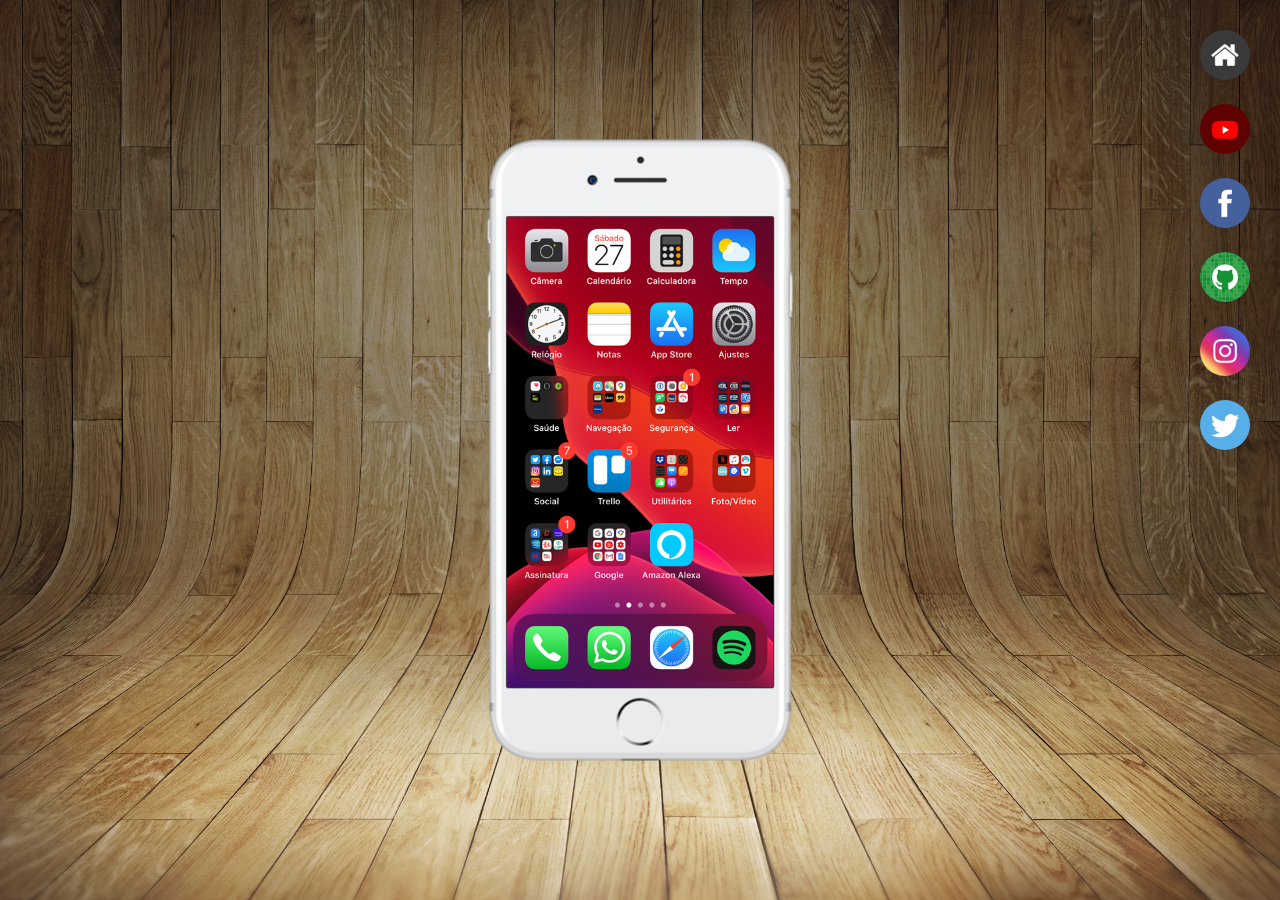
<file: index.html>
<!DOCTYPE html>
<html lang="en">
<head>
    <meta charset="UTF-8">
    <meta name="viewport" content="width=device-width, initial-scale=1.0">
    <title>Projeto Redes Sociais</title>
    <link rel="stylesheet" href="src/css/redes-sociais.css">
    <link rel="shortcut icon" href="favicon.ico" type="image/x-icon">
</head>
<body>
    <main>
        <section id="telefone">
            <iframe src="home.html" frameborder="0" name="tela" id="tela">
                [Seu navegador não e compativel com isso]
            </iframe>         
        </section>

        <section id="redes-sociais">
            <a href="home.html" target="tela">
                <img src="src/imagens/logo-home.jpg" alt="Home">
            </a>

            <a href="youtube.html" target="tela">
                <img src="src/imagens/logo-youtube.jpg" alt="Youtube">
            </a>

            <a href="facebook.html" target="tela">
                <img src="src/imagens/logo-facebook.jpg" alt="Facebook">   
            </a>

            <a href="github.html" target="tela">
                <img src="src/imagens/logo-github.jpg" alt="GitHub">
            </a>

            <a href="instragram.html" target="tela">
                <img src="src/imagens/logo-instagram.jpg" alt="Instagram">
            </a>

            <a href="twitter.html" target="tela">
                <img src="src/imagens/logo-twitter.jpg" alt="Twitter">
            </a>
        </section>
    </main>   
</body>
</html>
</file>
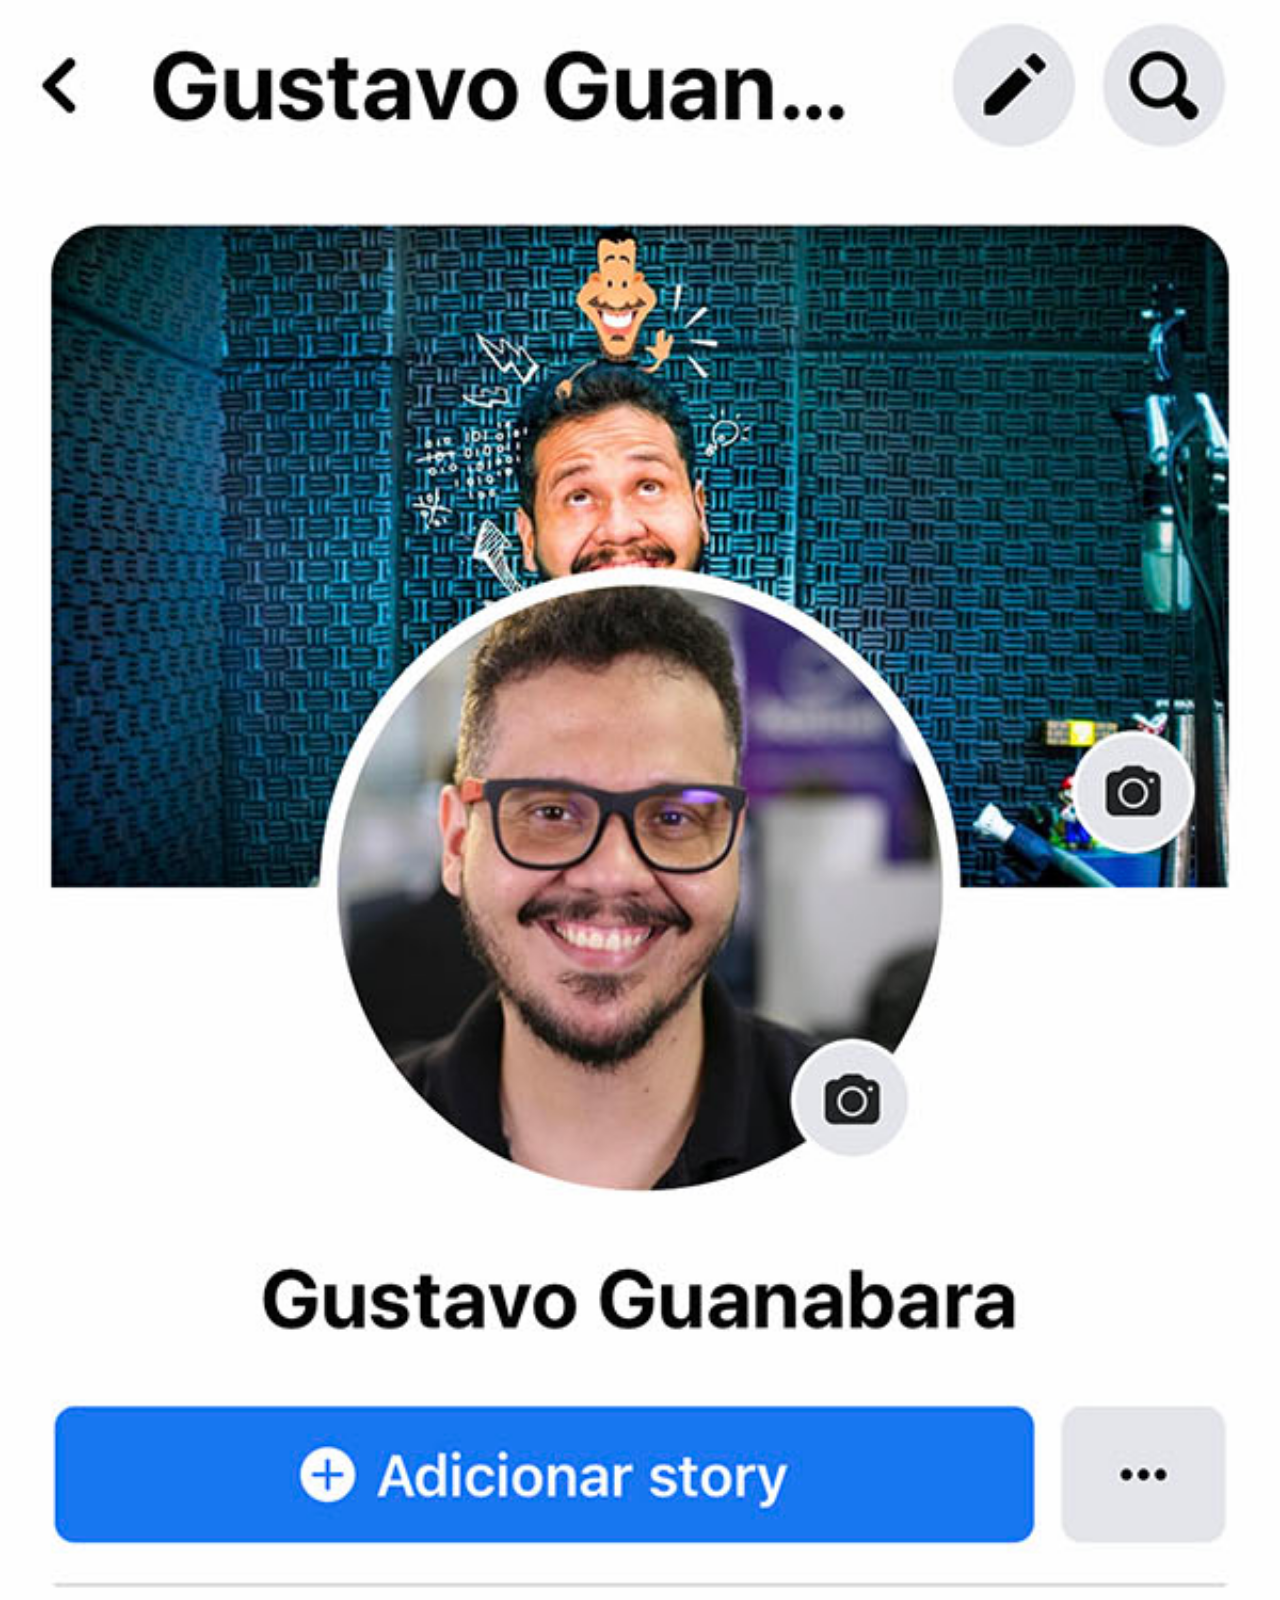
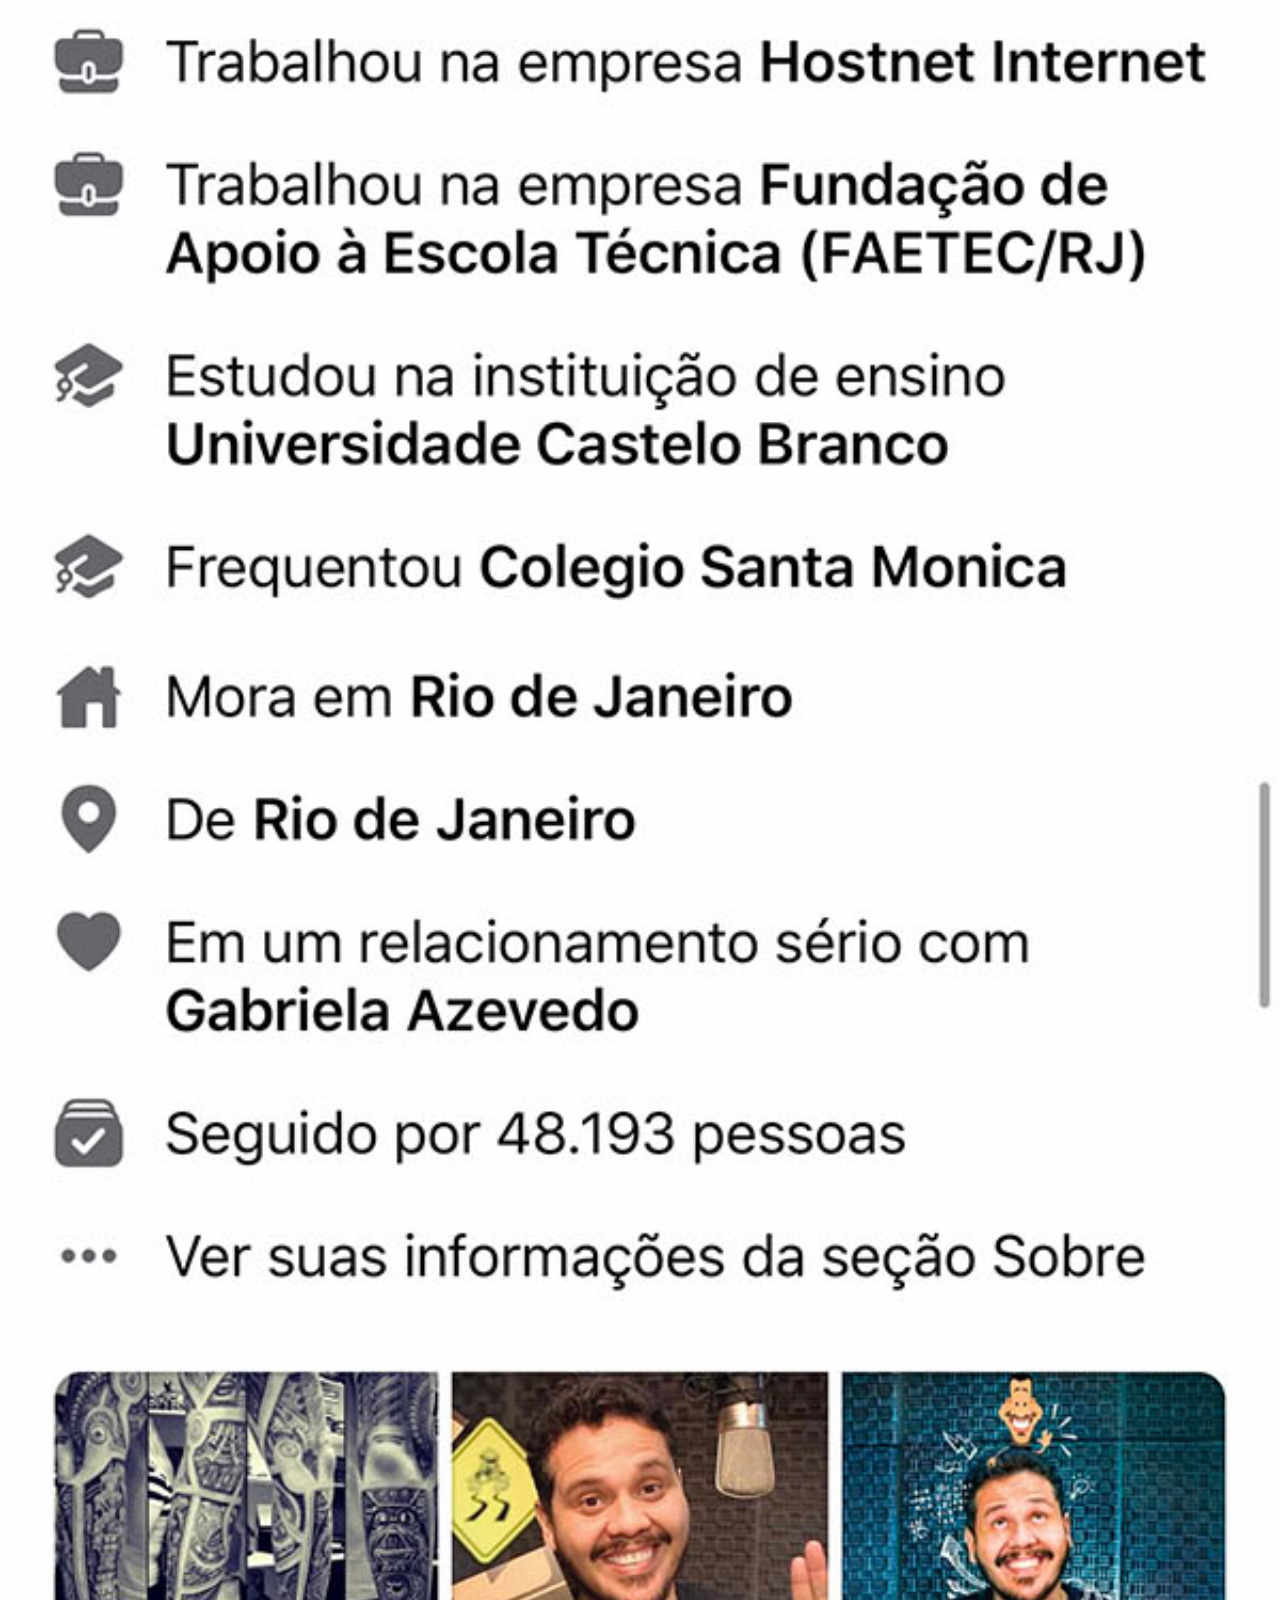
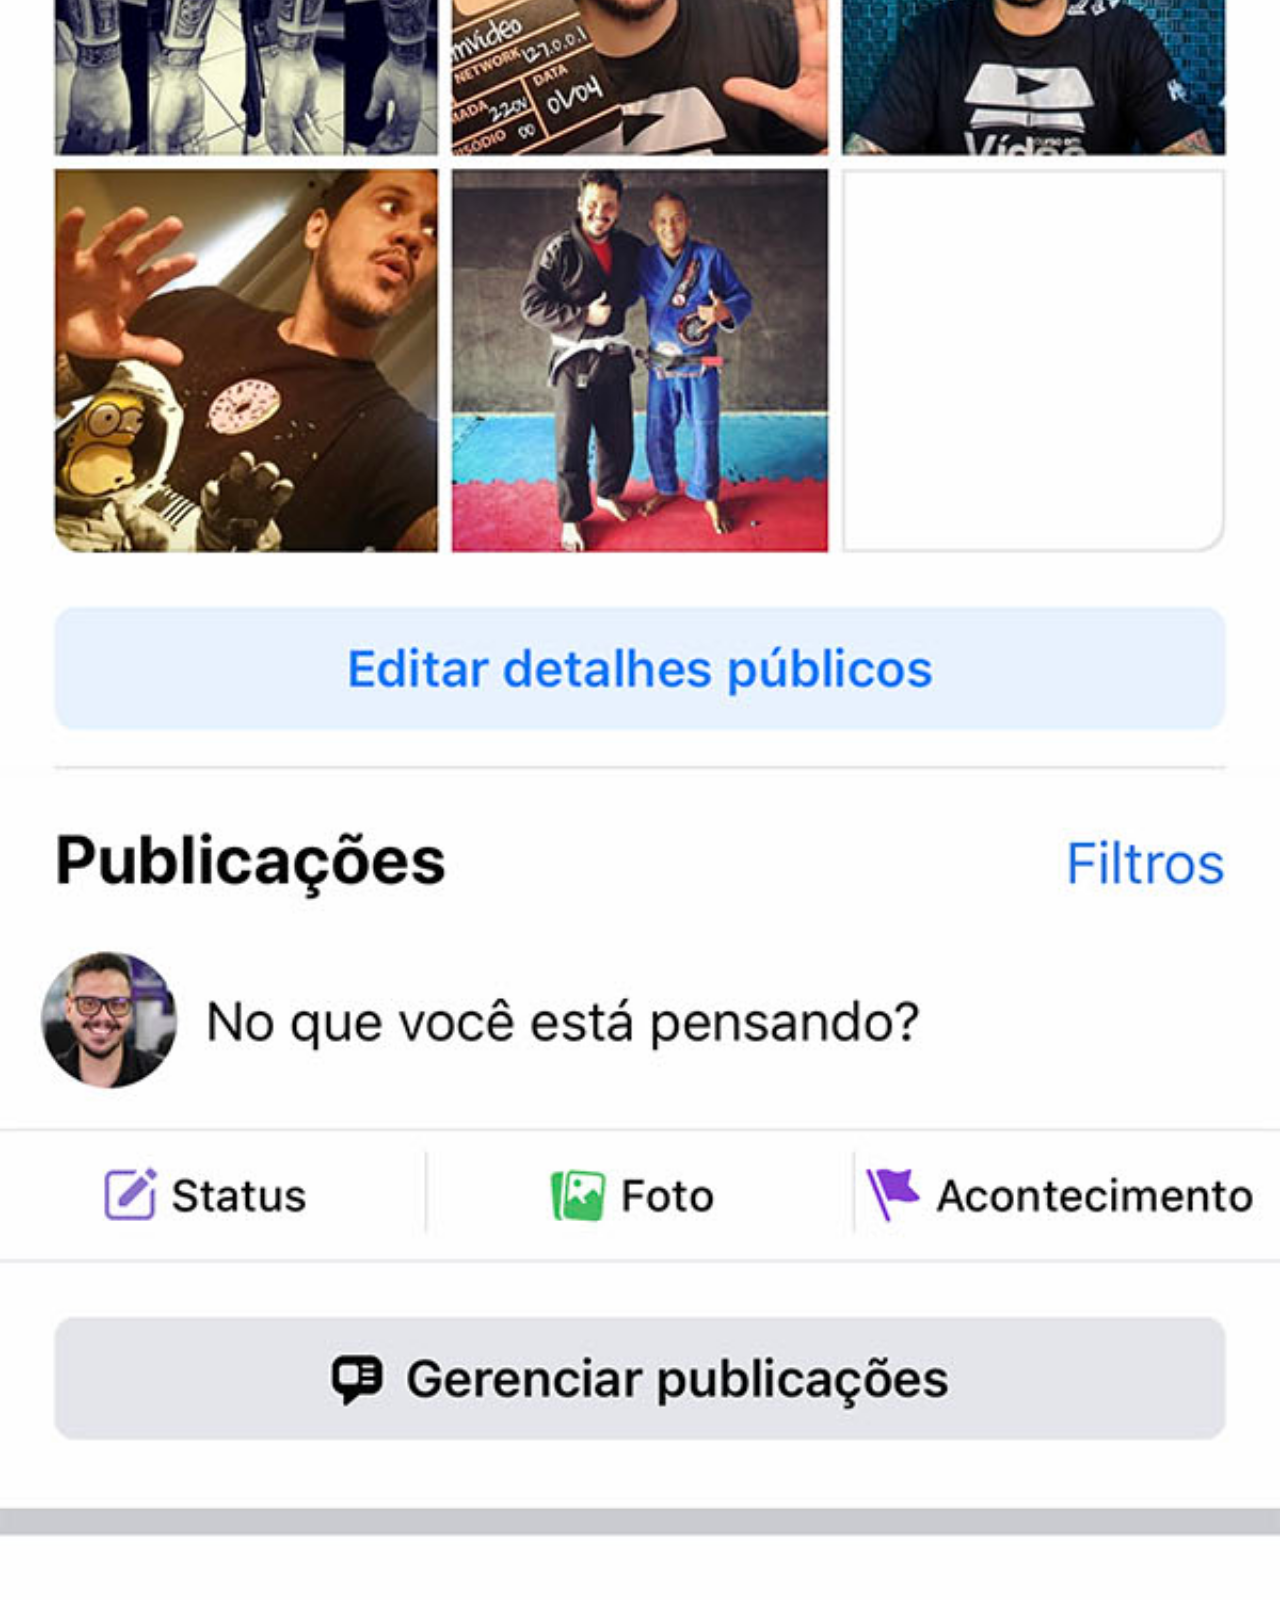
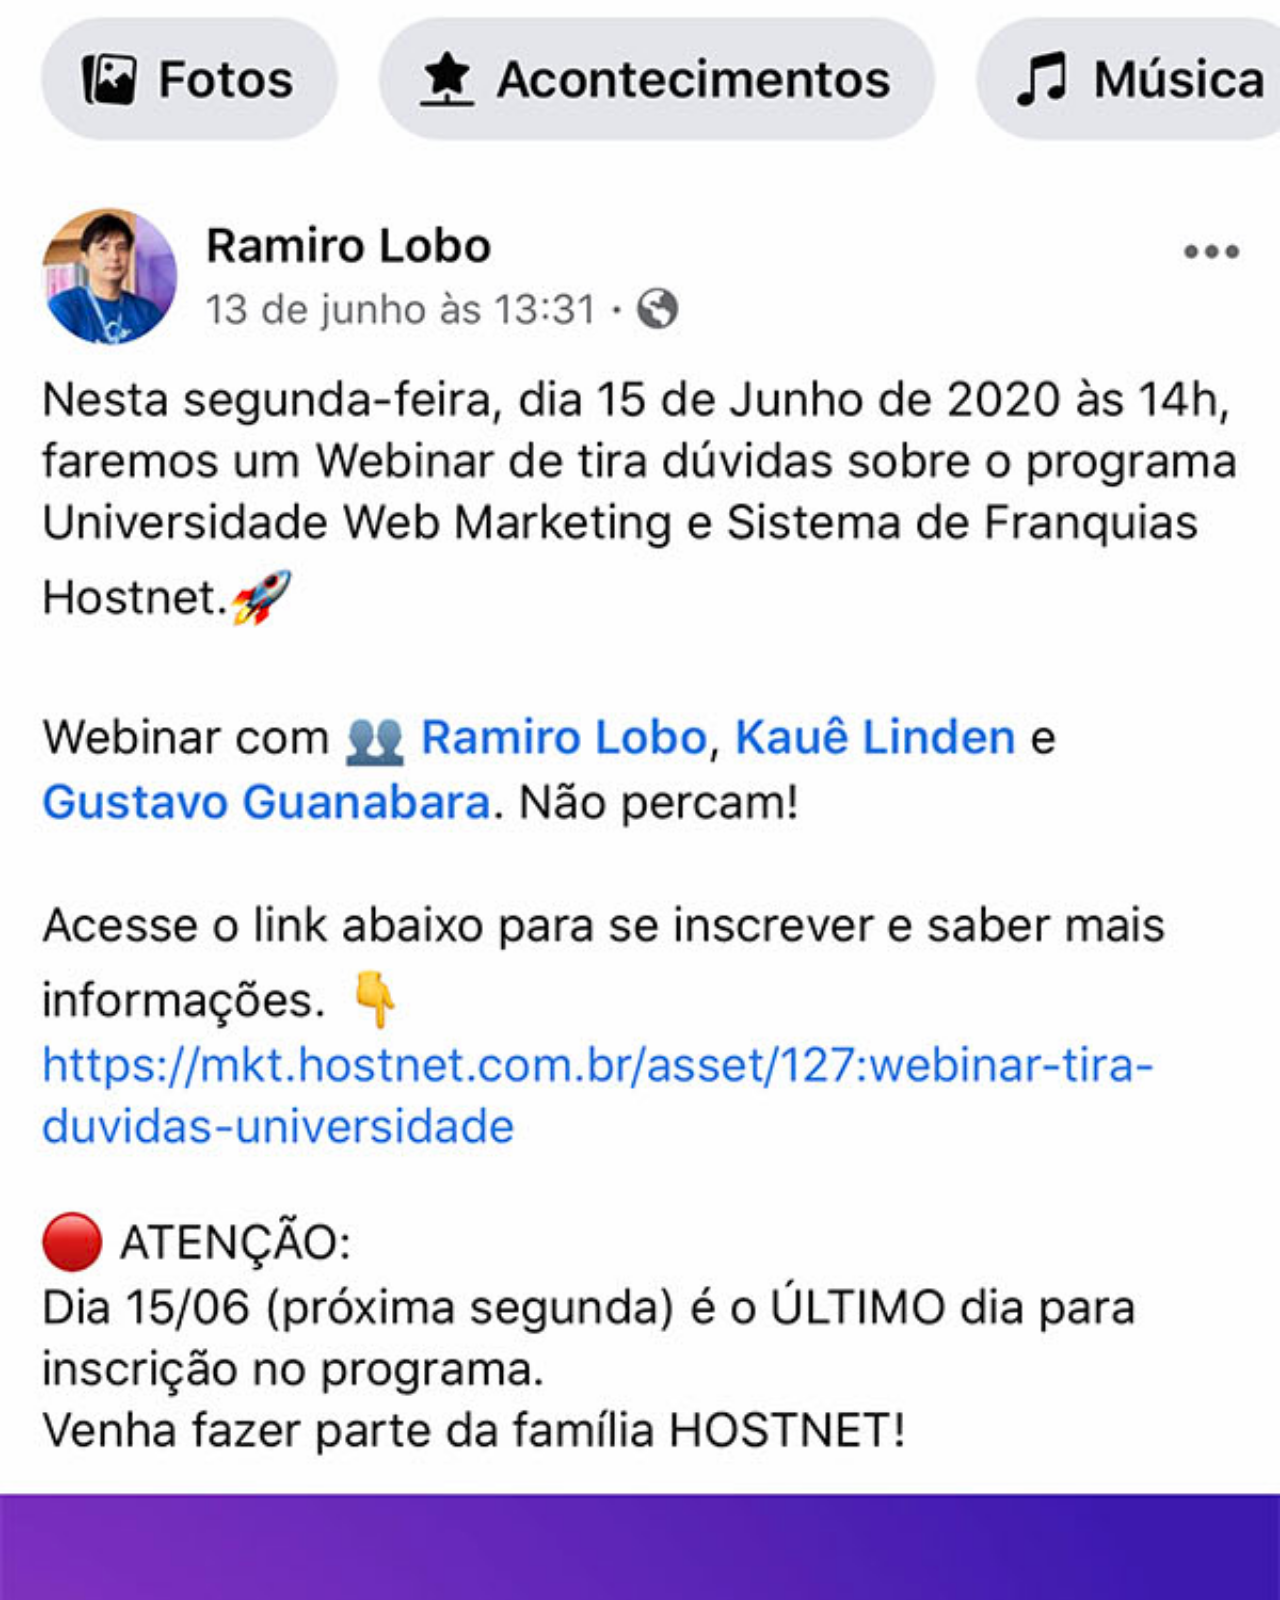
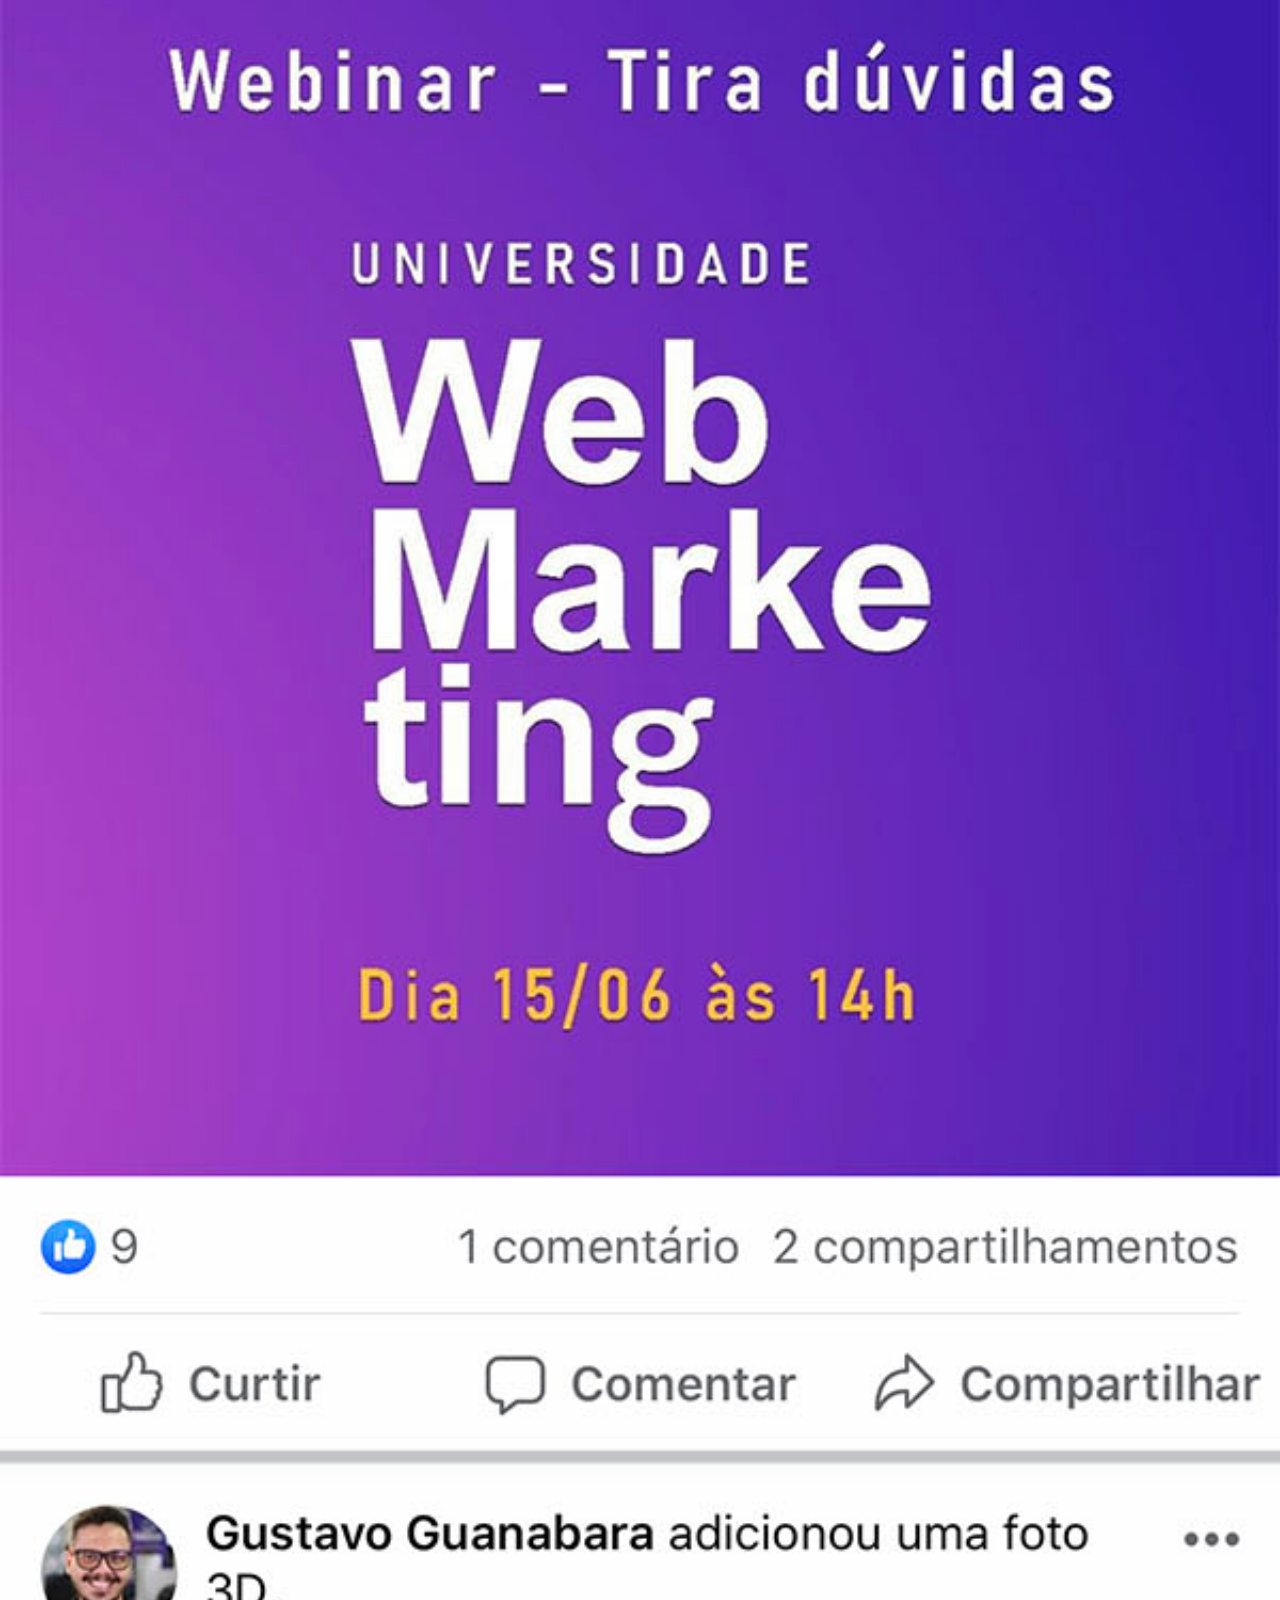
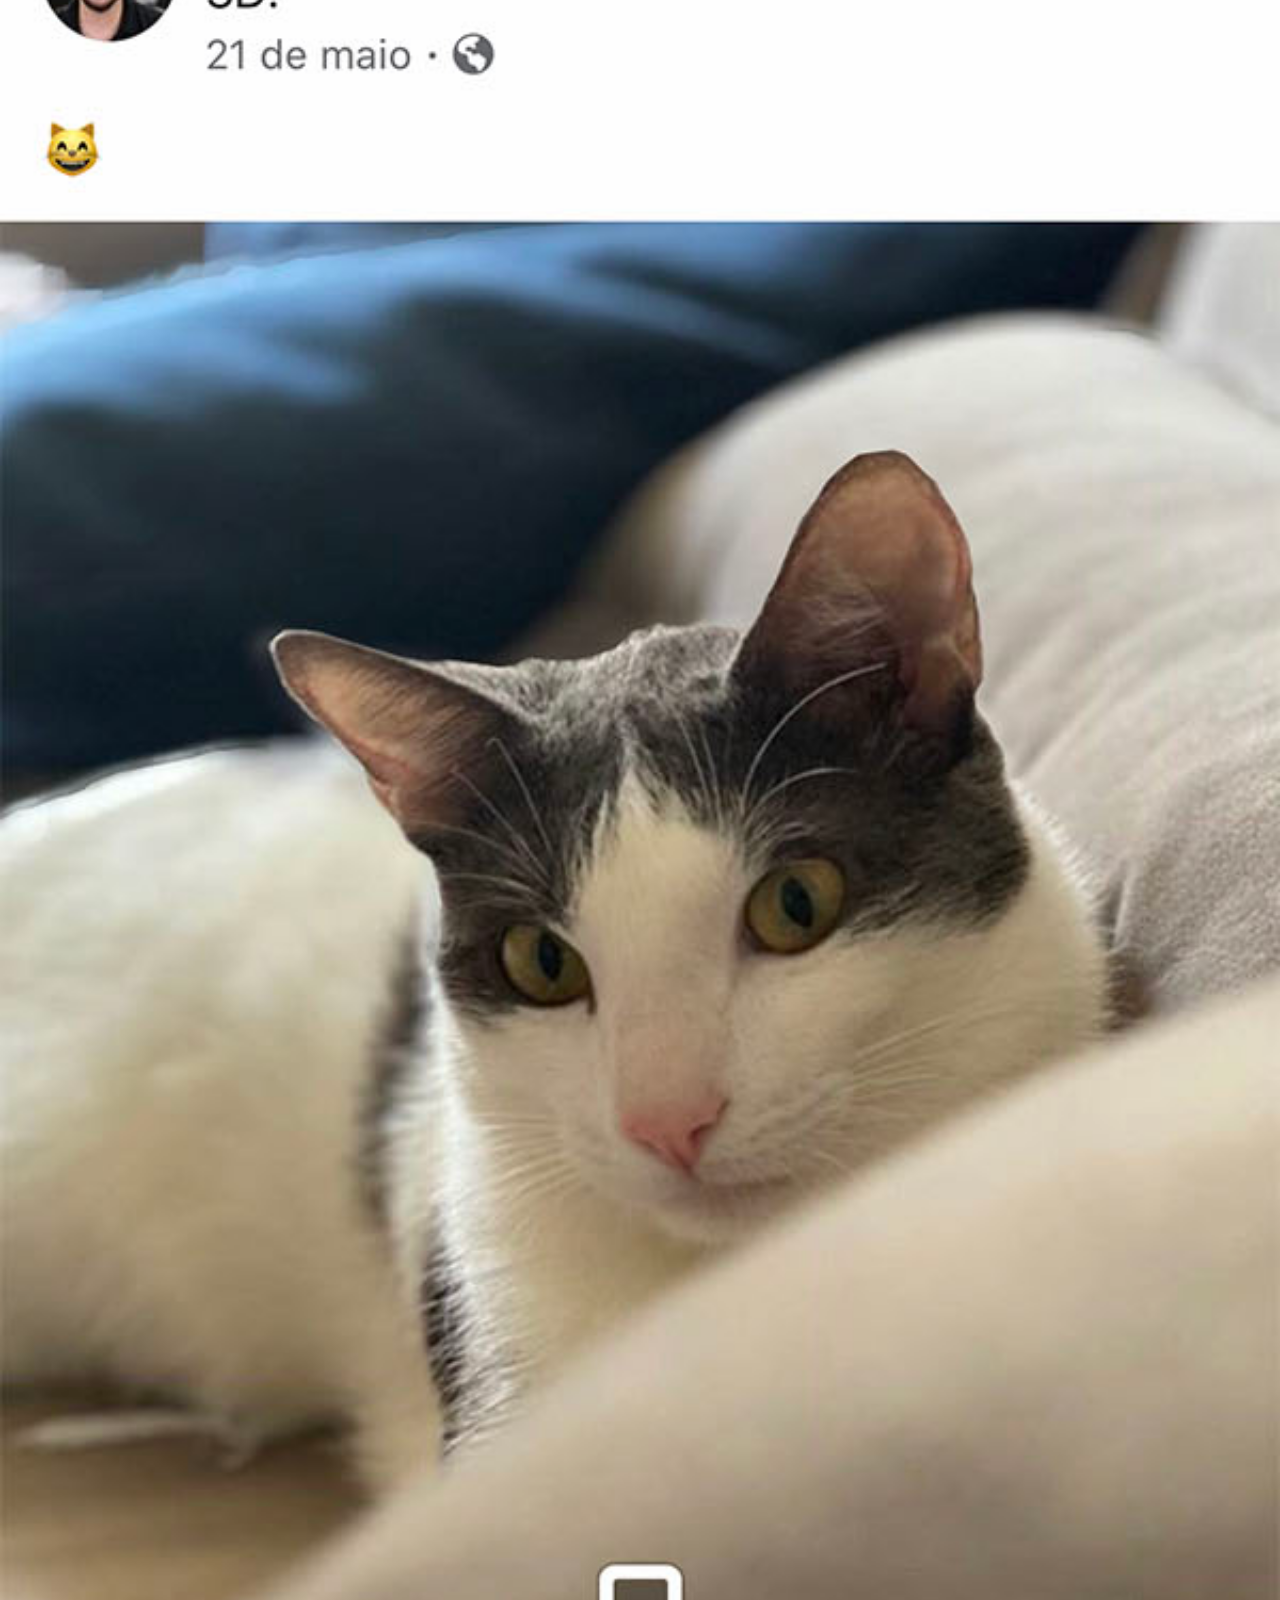
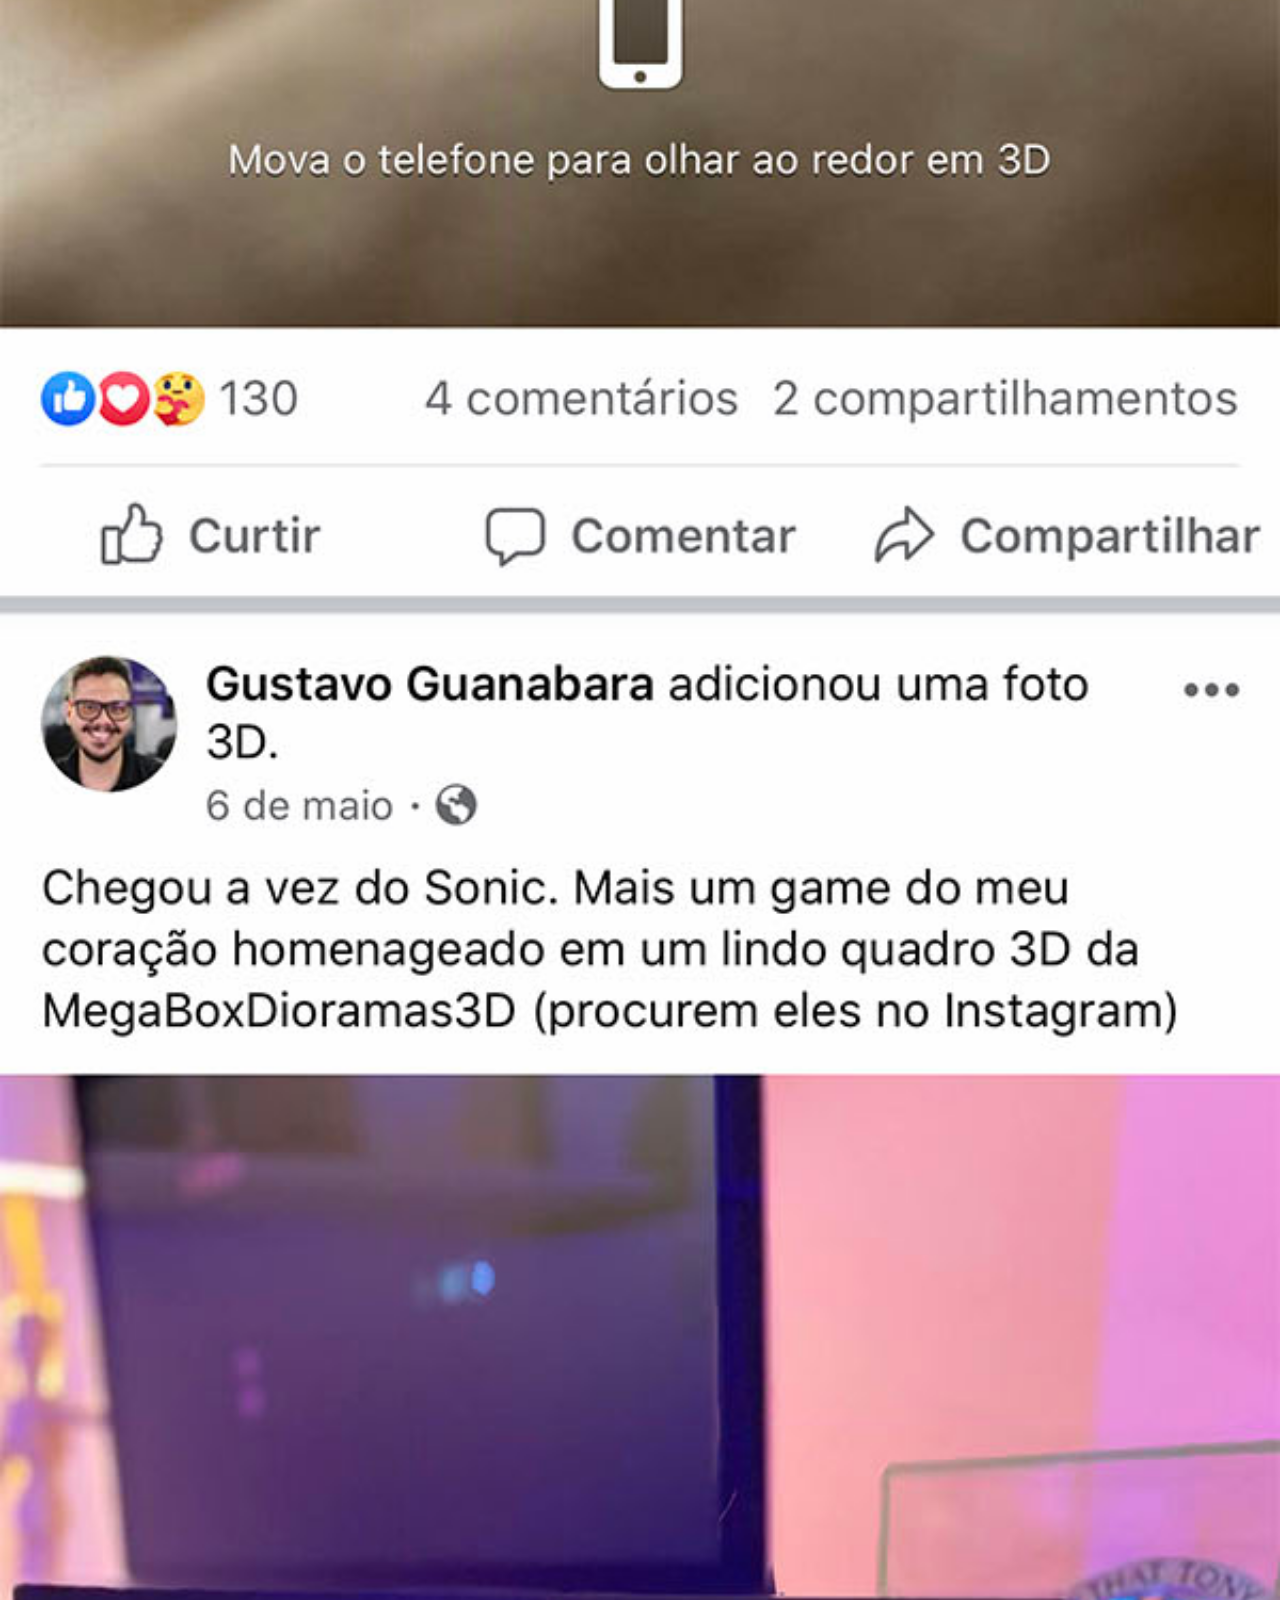
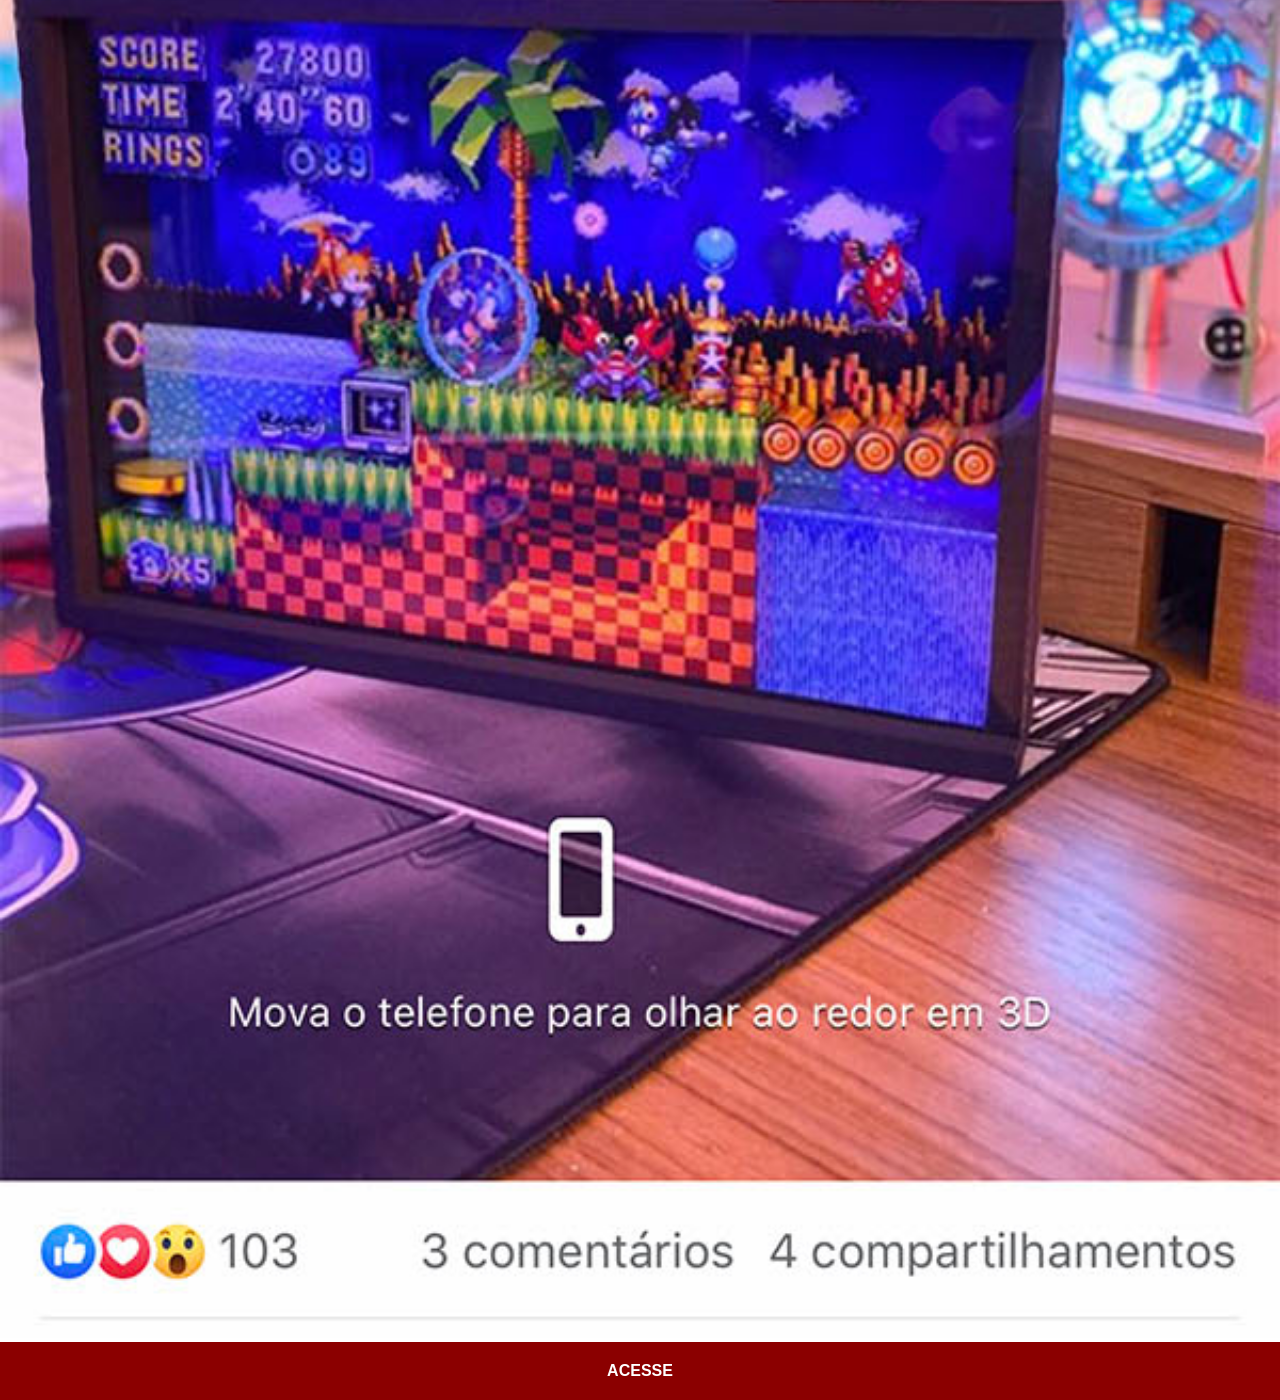
<file: facebook.html>
<!DOCTYPE html>
<html lang="pt-br">
<head>
    <meta charset="UTF-8">
    <meta name="viewport" content="width=device-width, initial-scale=1.0">
    <title>Facebook</title>
    <link rel="stylesheet" href="src/css/social.css">
</head>
<body>
    <img src="src/imagens/tela-facebook.jpg" alt="Facebook">   
    <a href="https://www.facebook.com/?locale=pt_BR" target="_blank">ACESSE</a>  
</body>
</html>
</file>
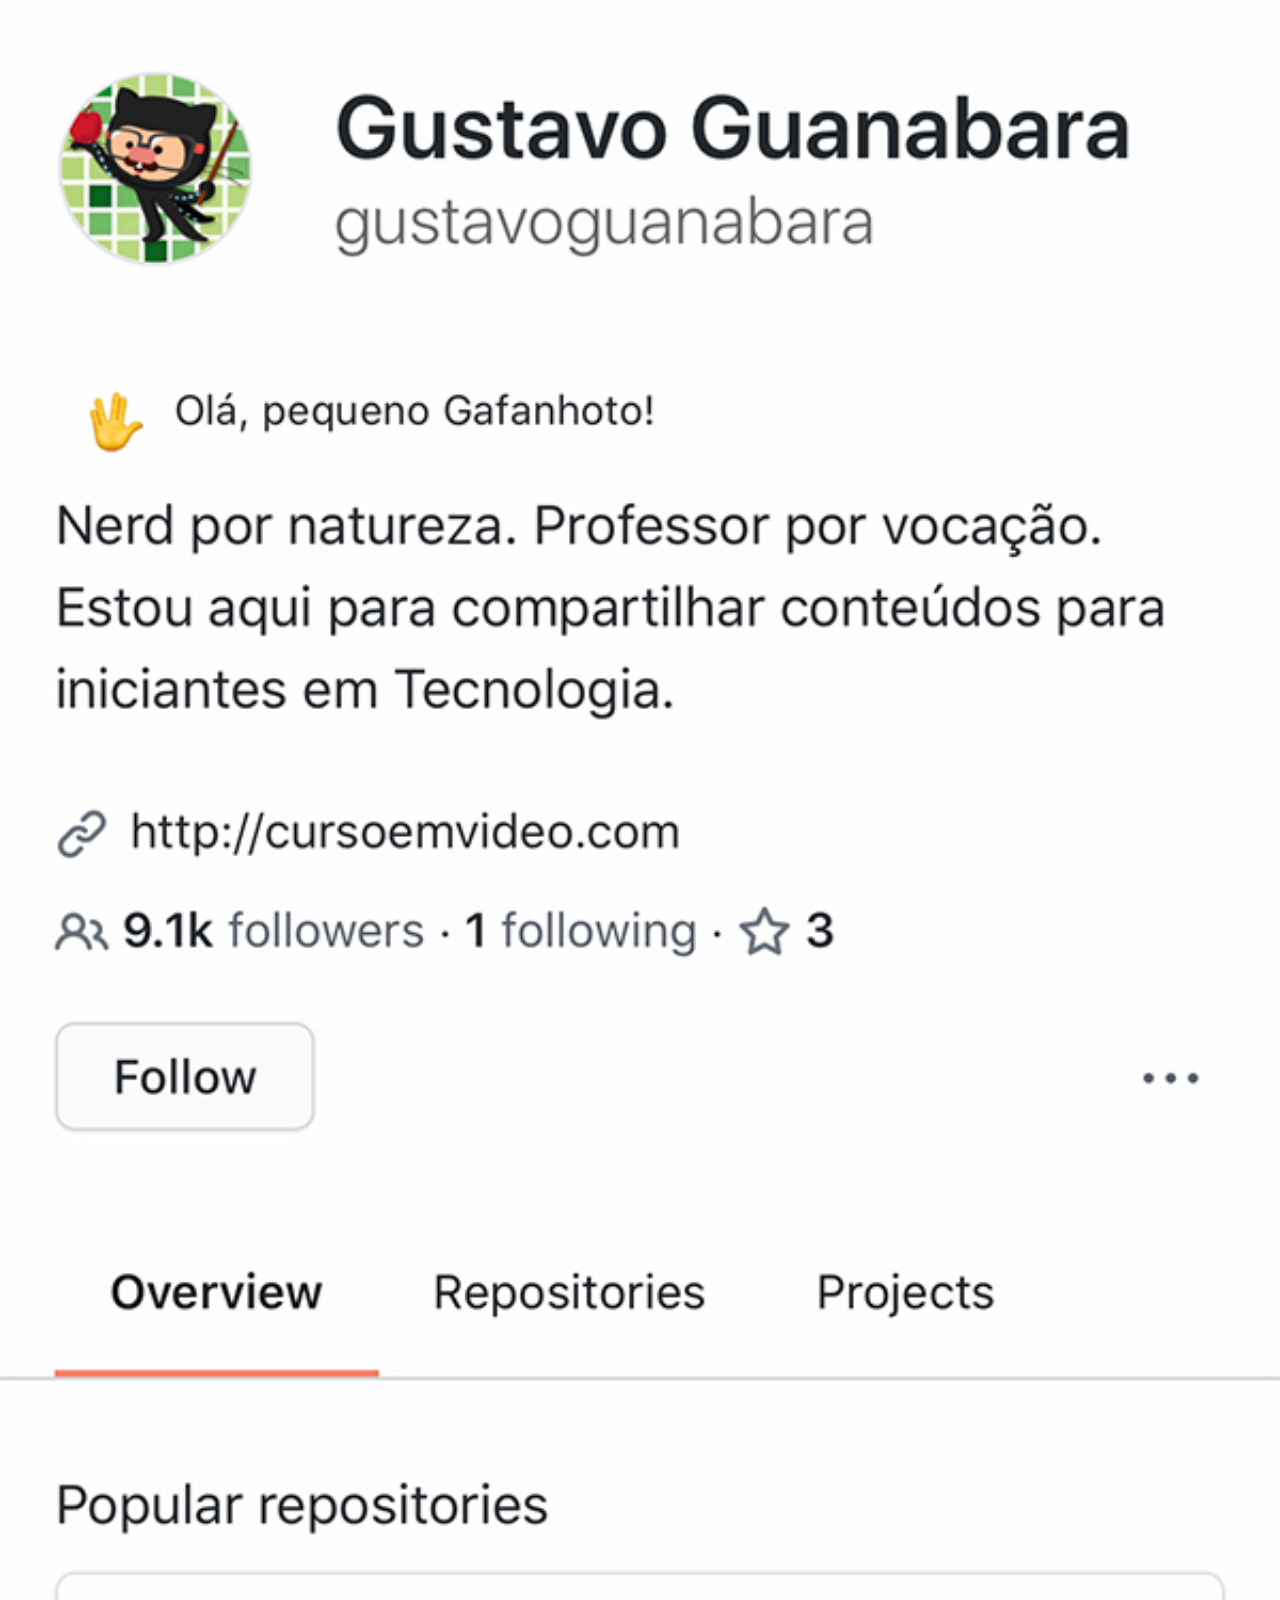
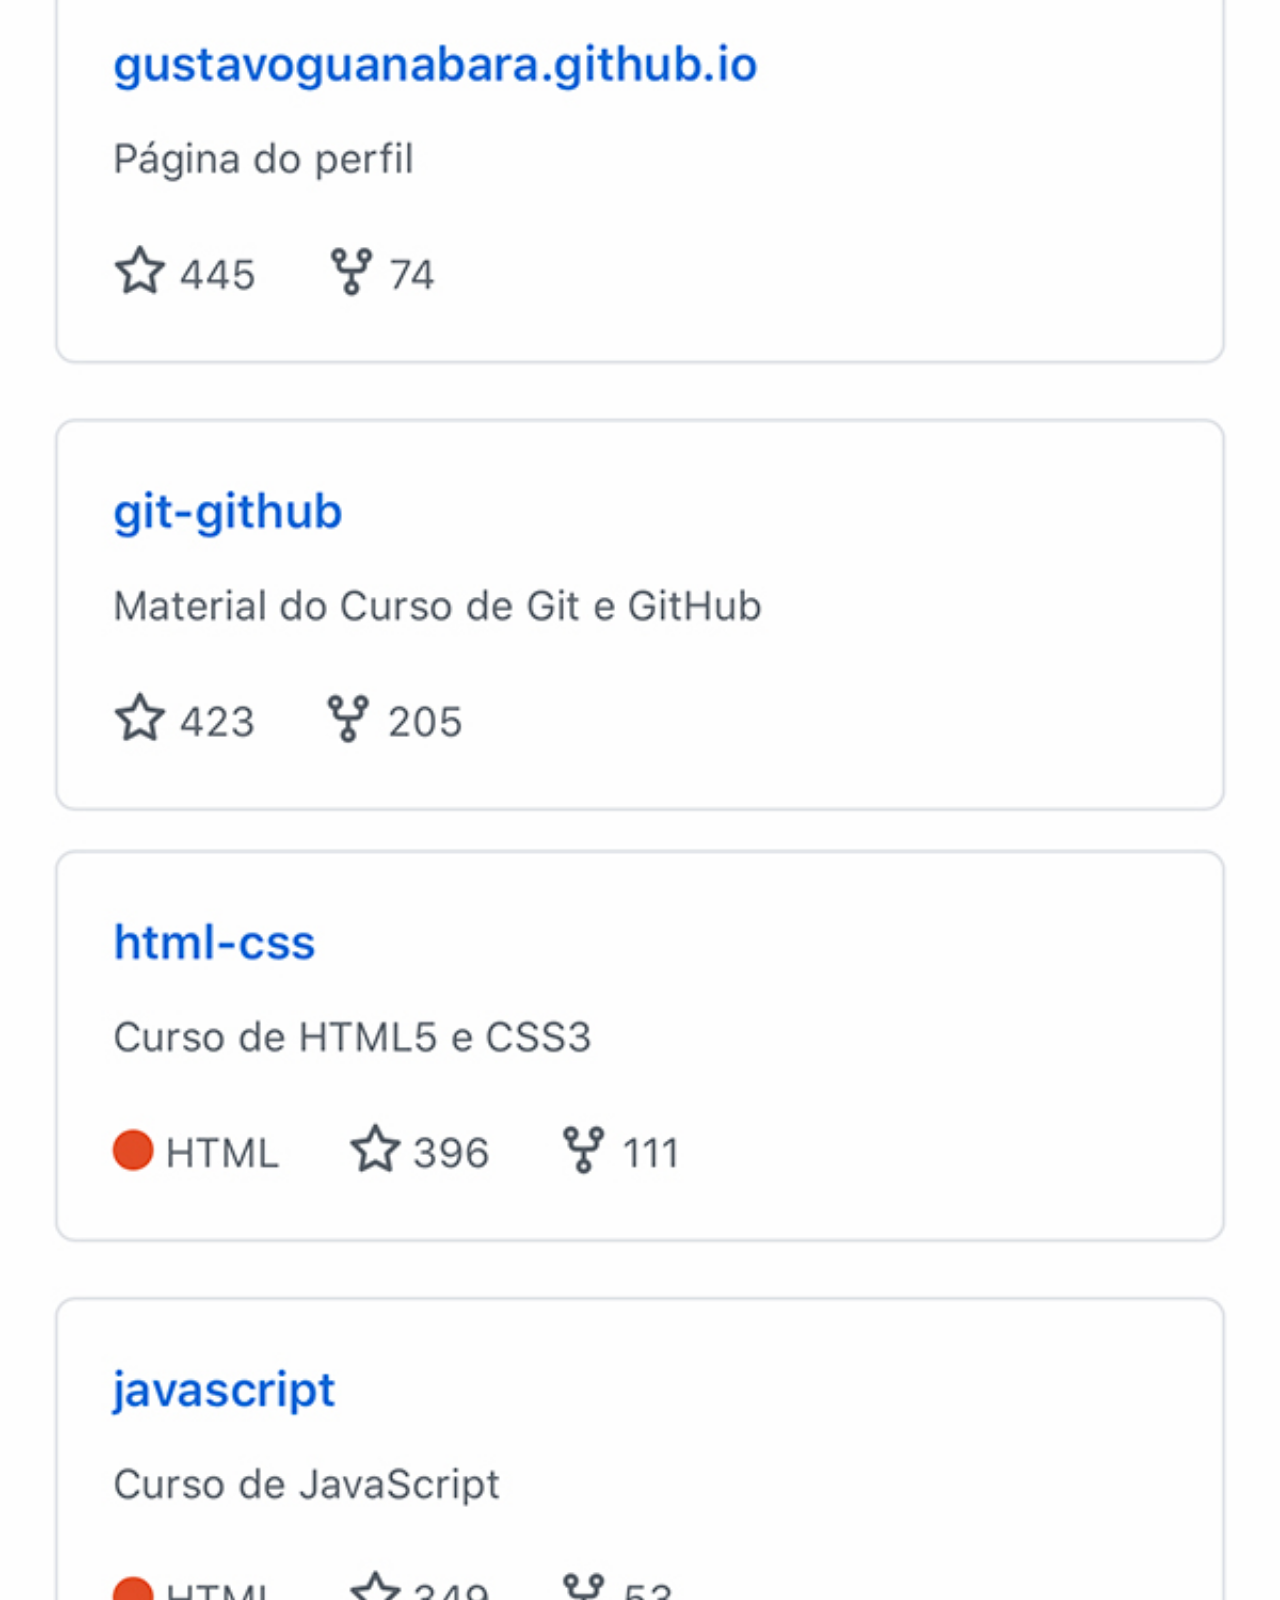
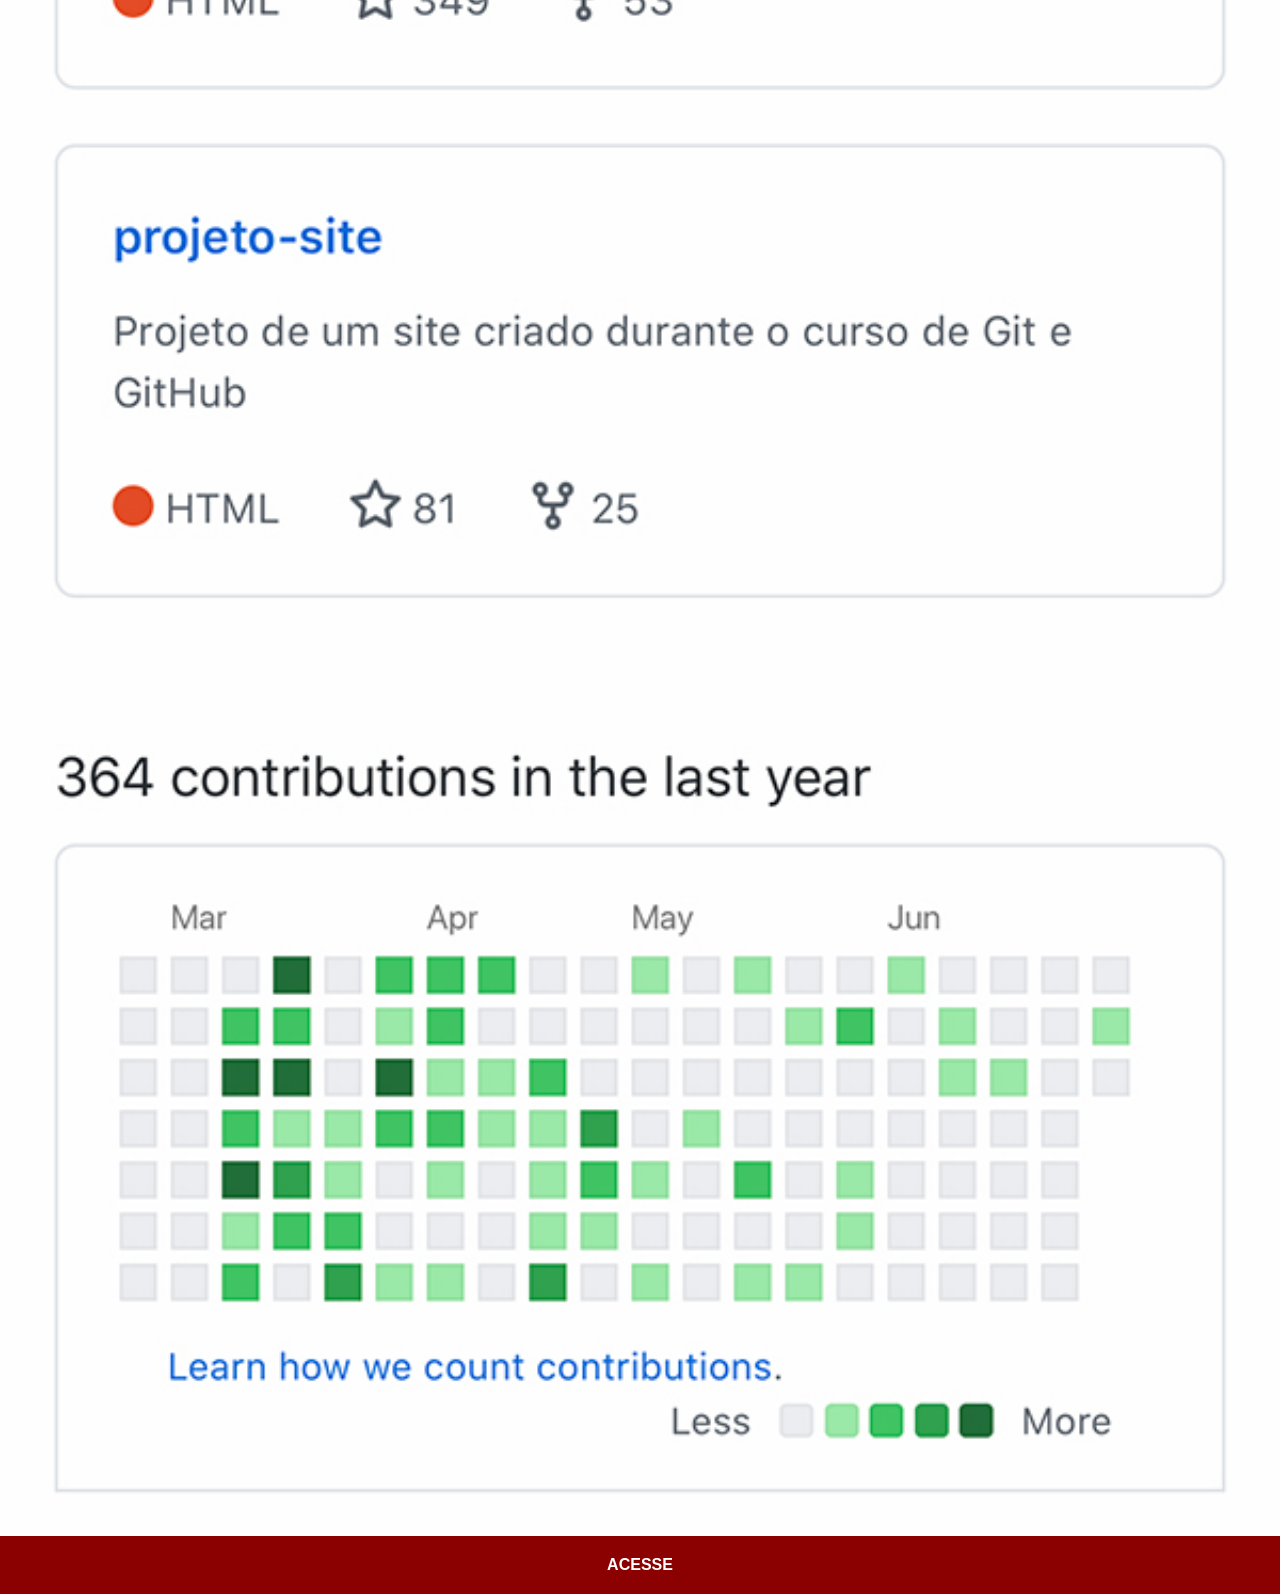
<file: github.html>
<!DOCTYPE html>
<html lang="pt-bt">
<head>
    <meta charset="UTF-8">
    <meta name="viewport" content="width=device-width, initial-scale=1.0">
    <title>GitHub</title>
    <link rel="stylesheet" href="src/css/social.css">
</head>
<body>
    <img src="src/imagens/tela-github.jpg" alt="Youtube">   
    <a href="https://github.com/gustavoguanabara" target="_blank">ACESSE</a>   
</body>
</html>
</file>
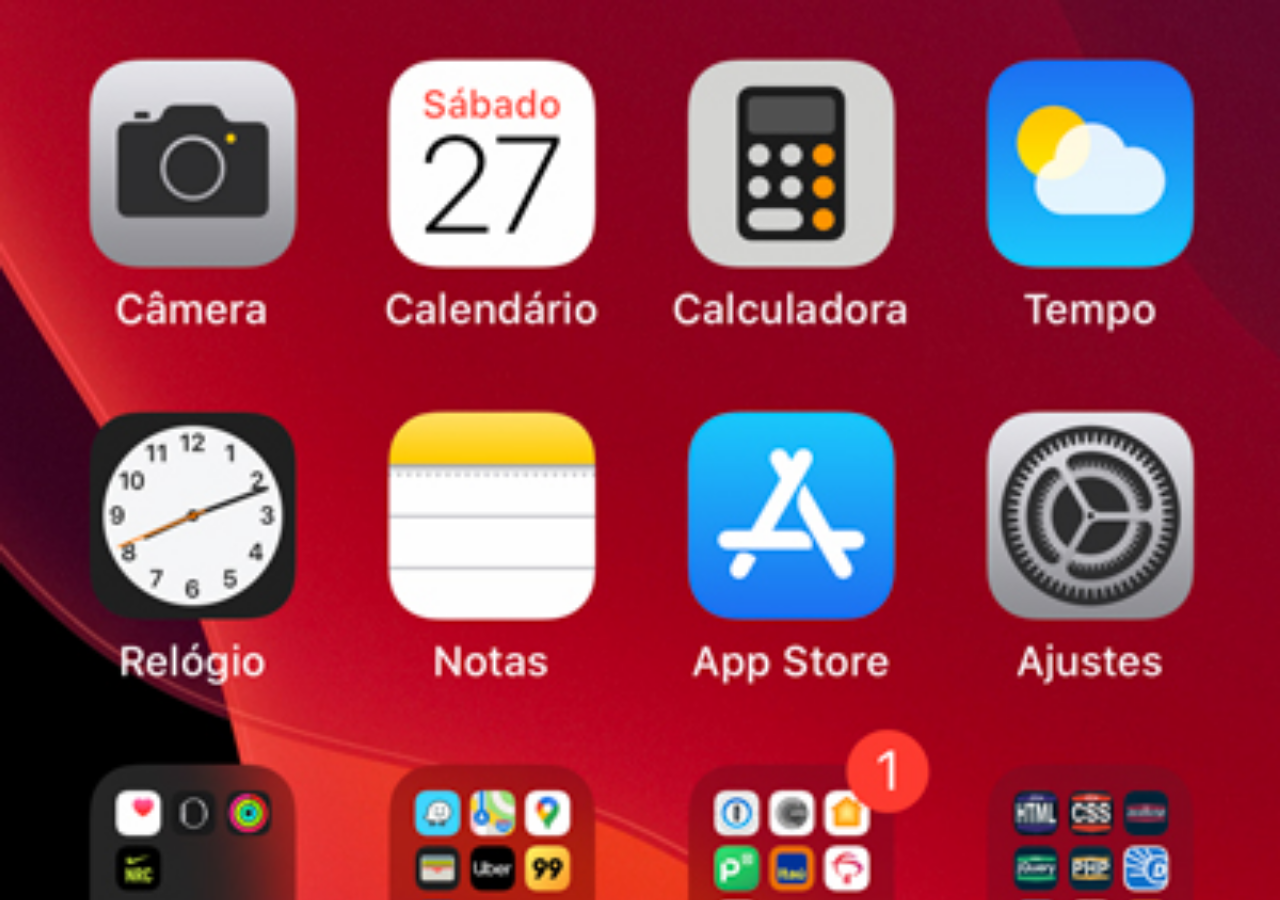
<file: home.html>
<!DOCTYPE html>
<html lang="pt-br">
<head>
    <meta charset="UTF-8">
    <meta name="viewport" content="width=device-width, initial-scale=1.0">
    <title>Home</title>
    <style>

        *{
            margin: 0px;
            padding: 0px;
        }

        body{
            width: 100vw;
            height: 100vh;
            background: black url(src/imagens/tela-home.jpg) no-repeat top center;
            background-size: cover;
        }

    </style>
</head>
<body>
    
</body>
</html>
</file>
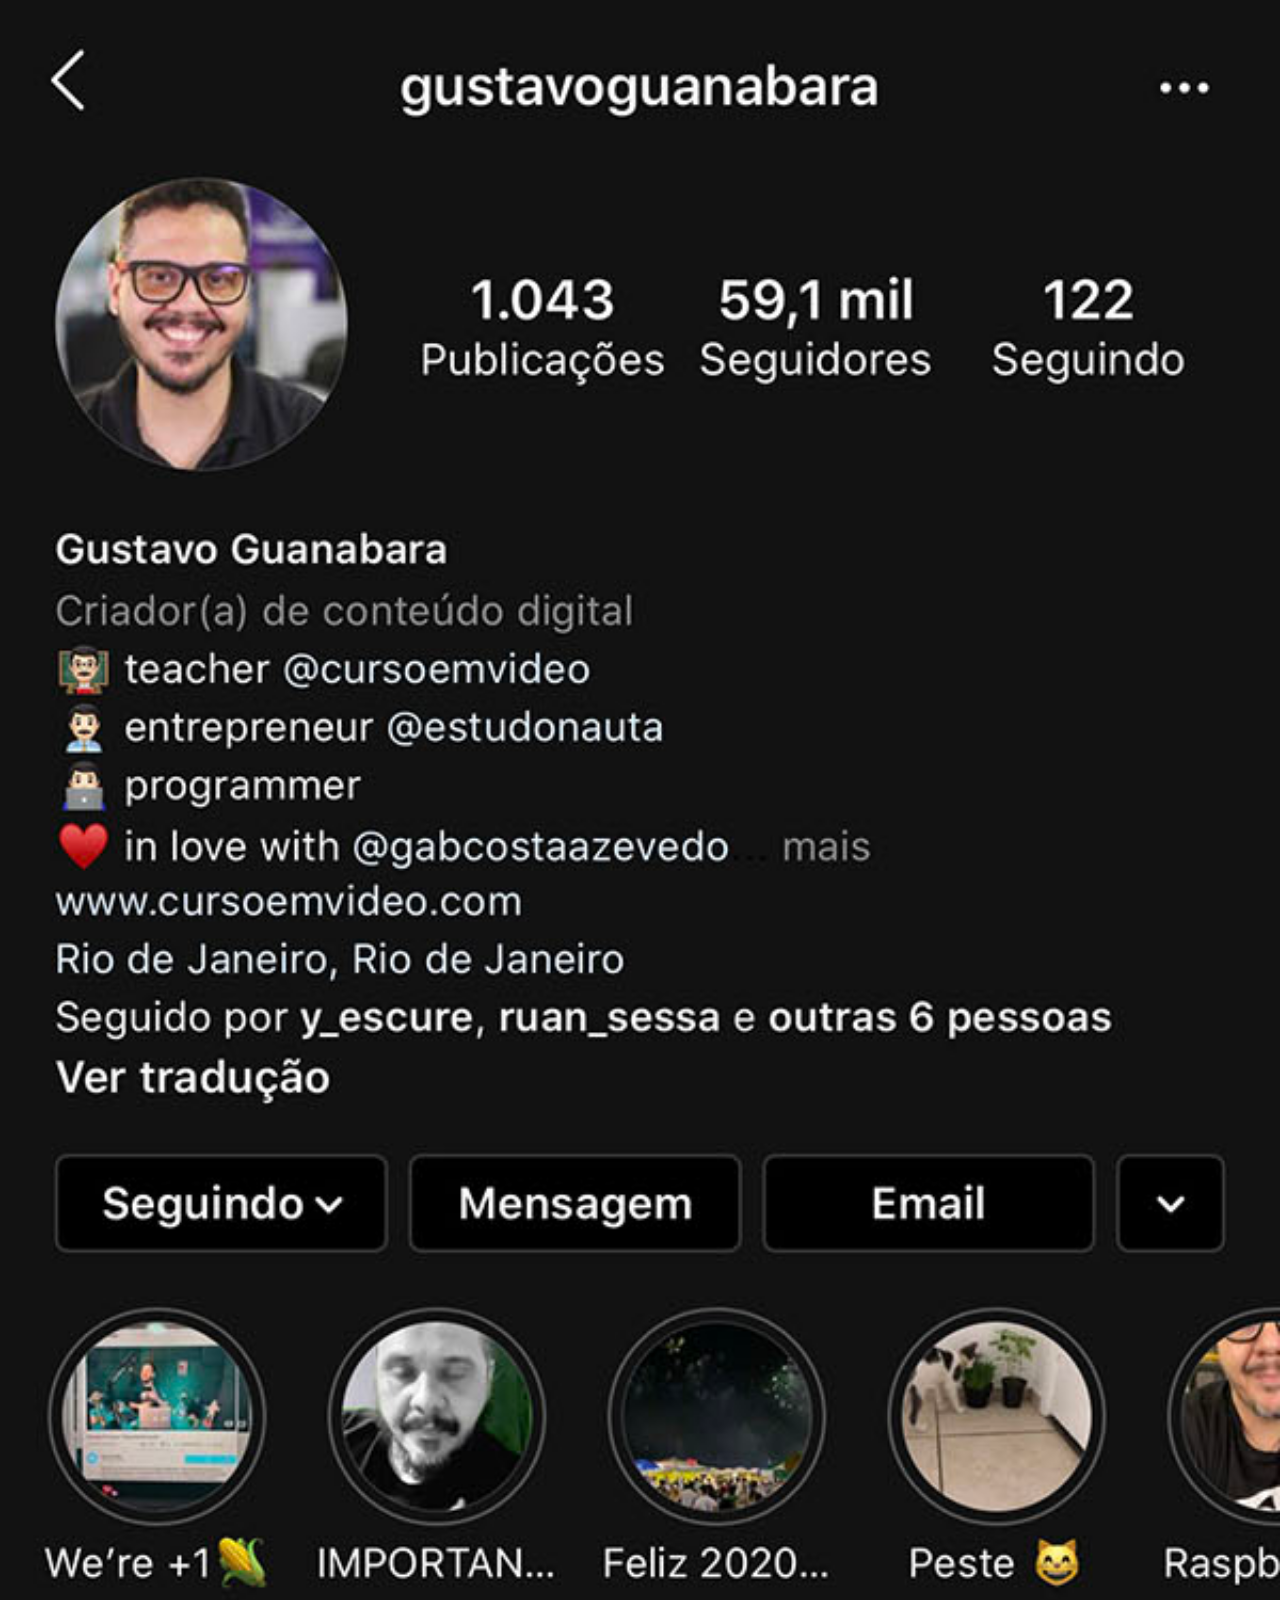
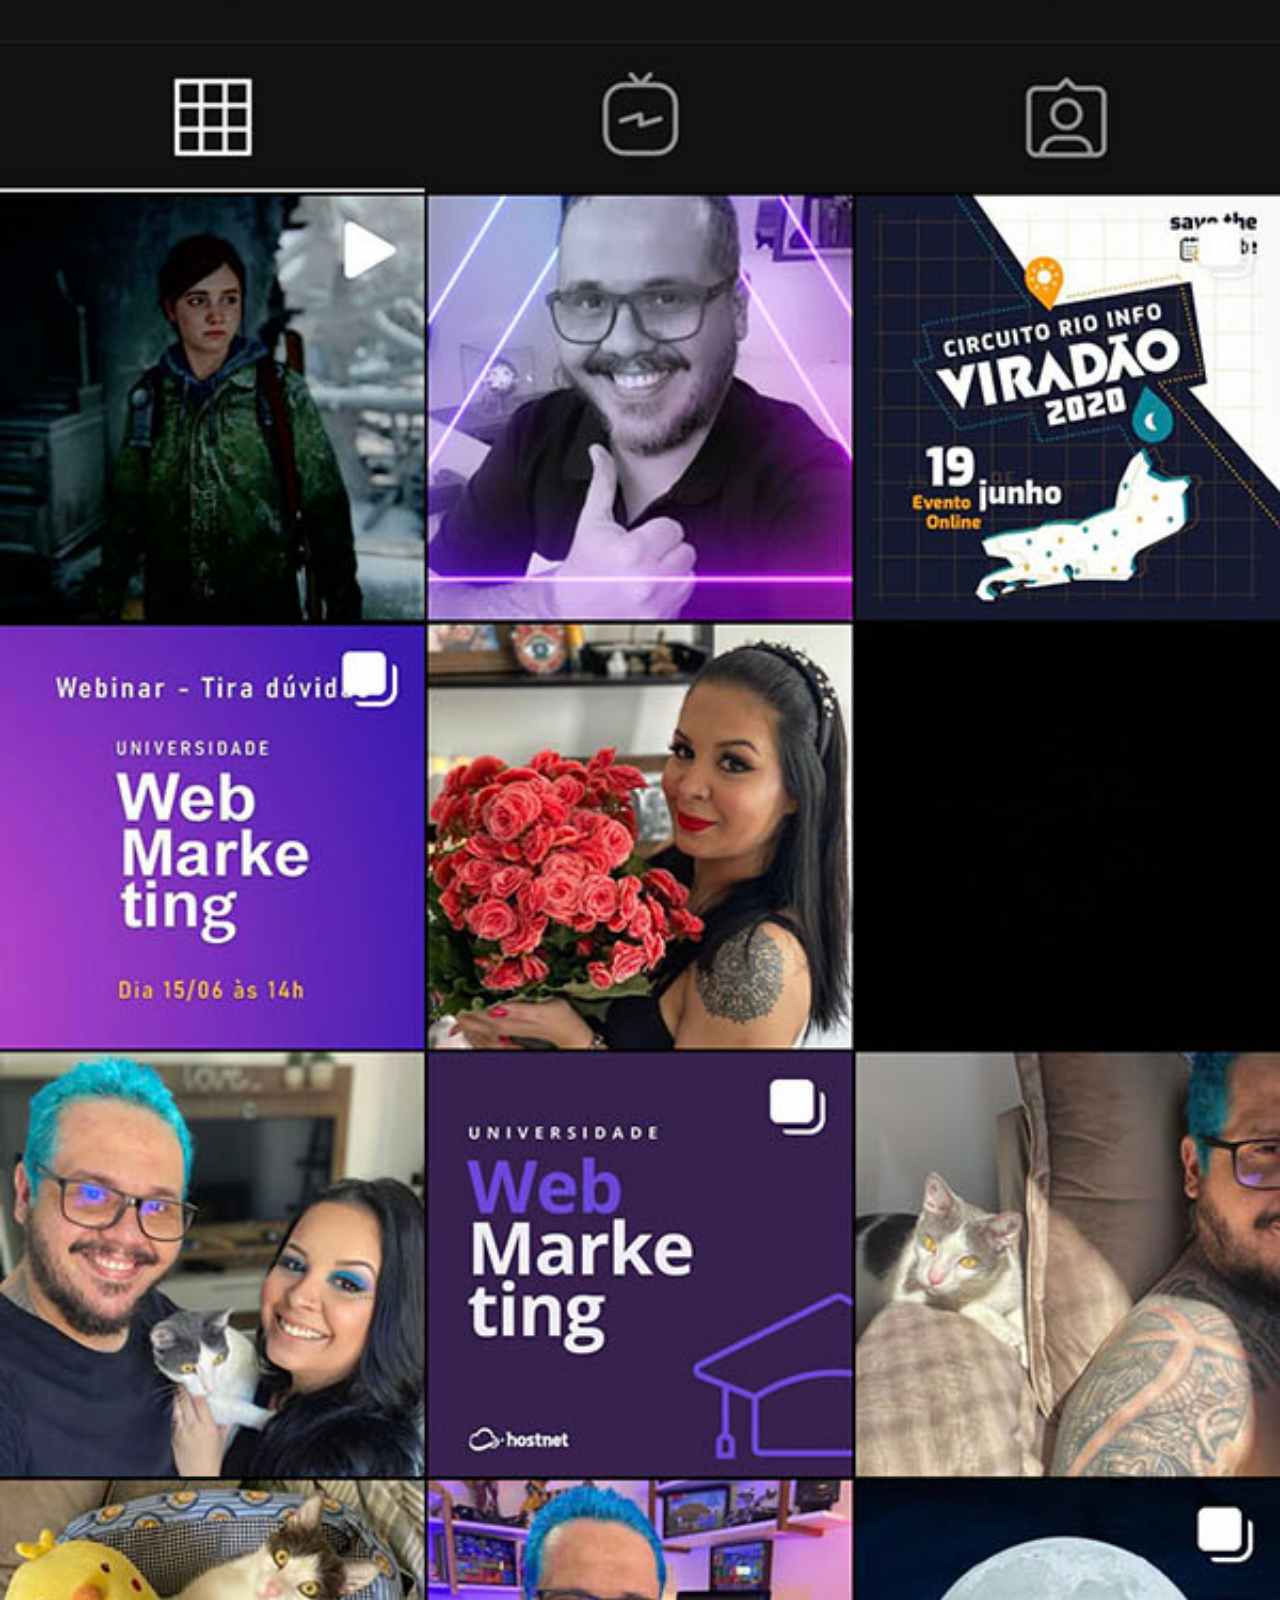
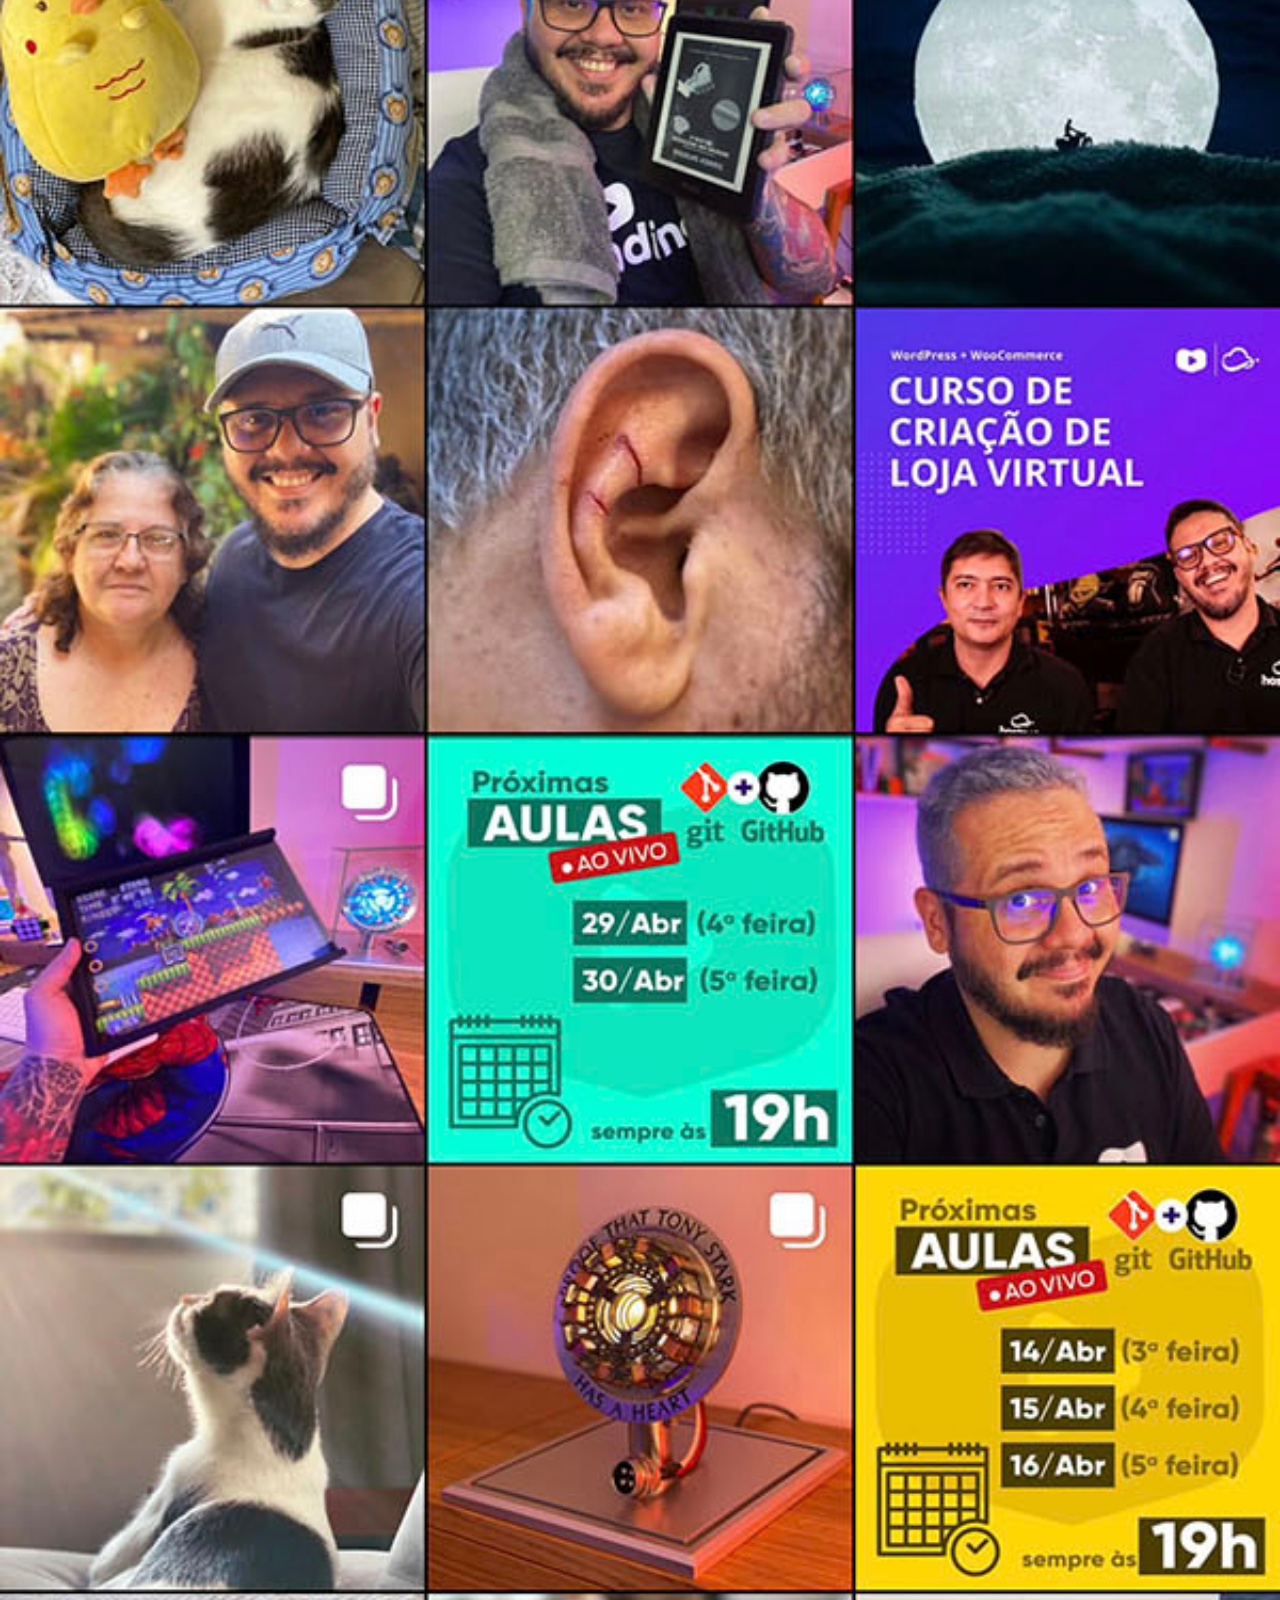
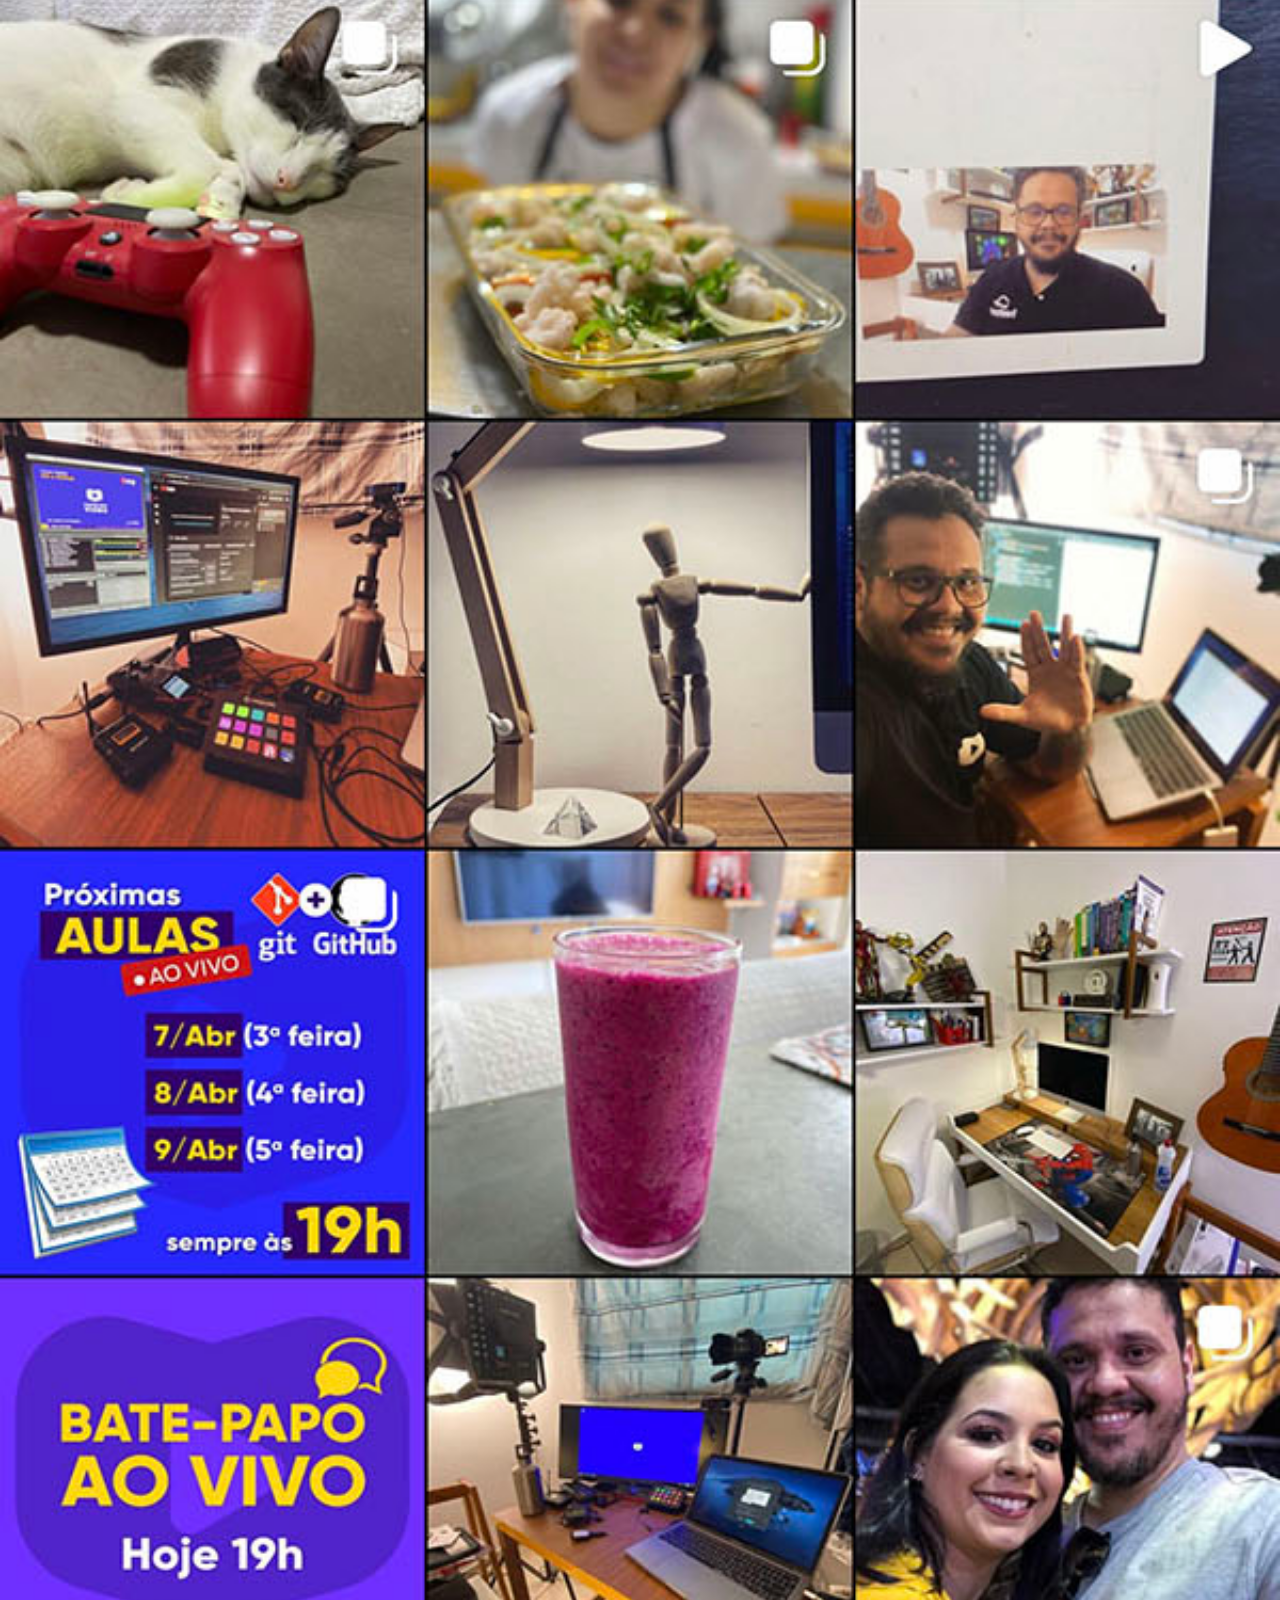
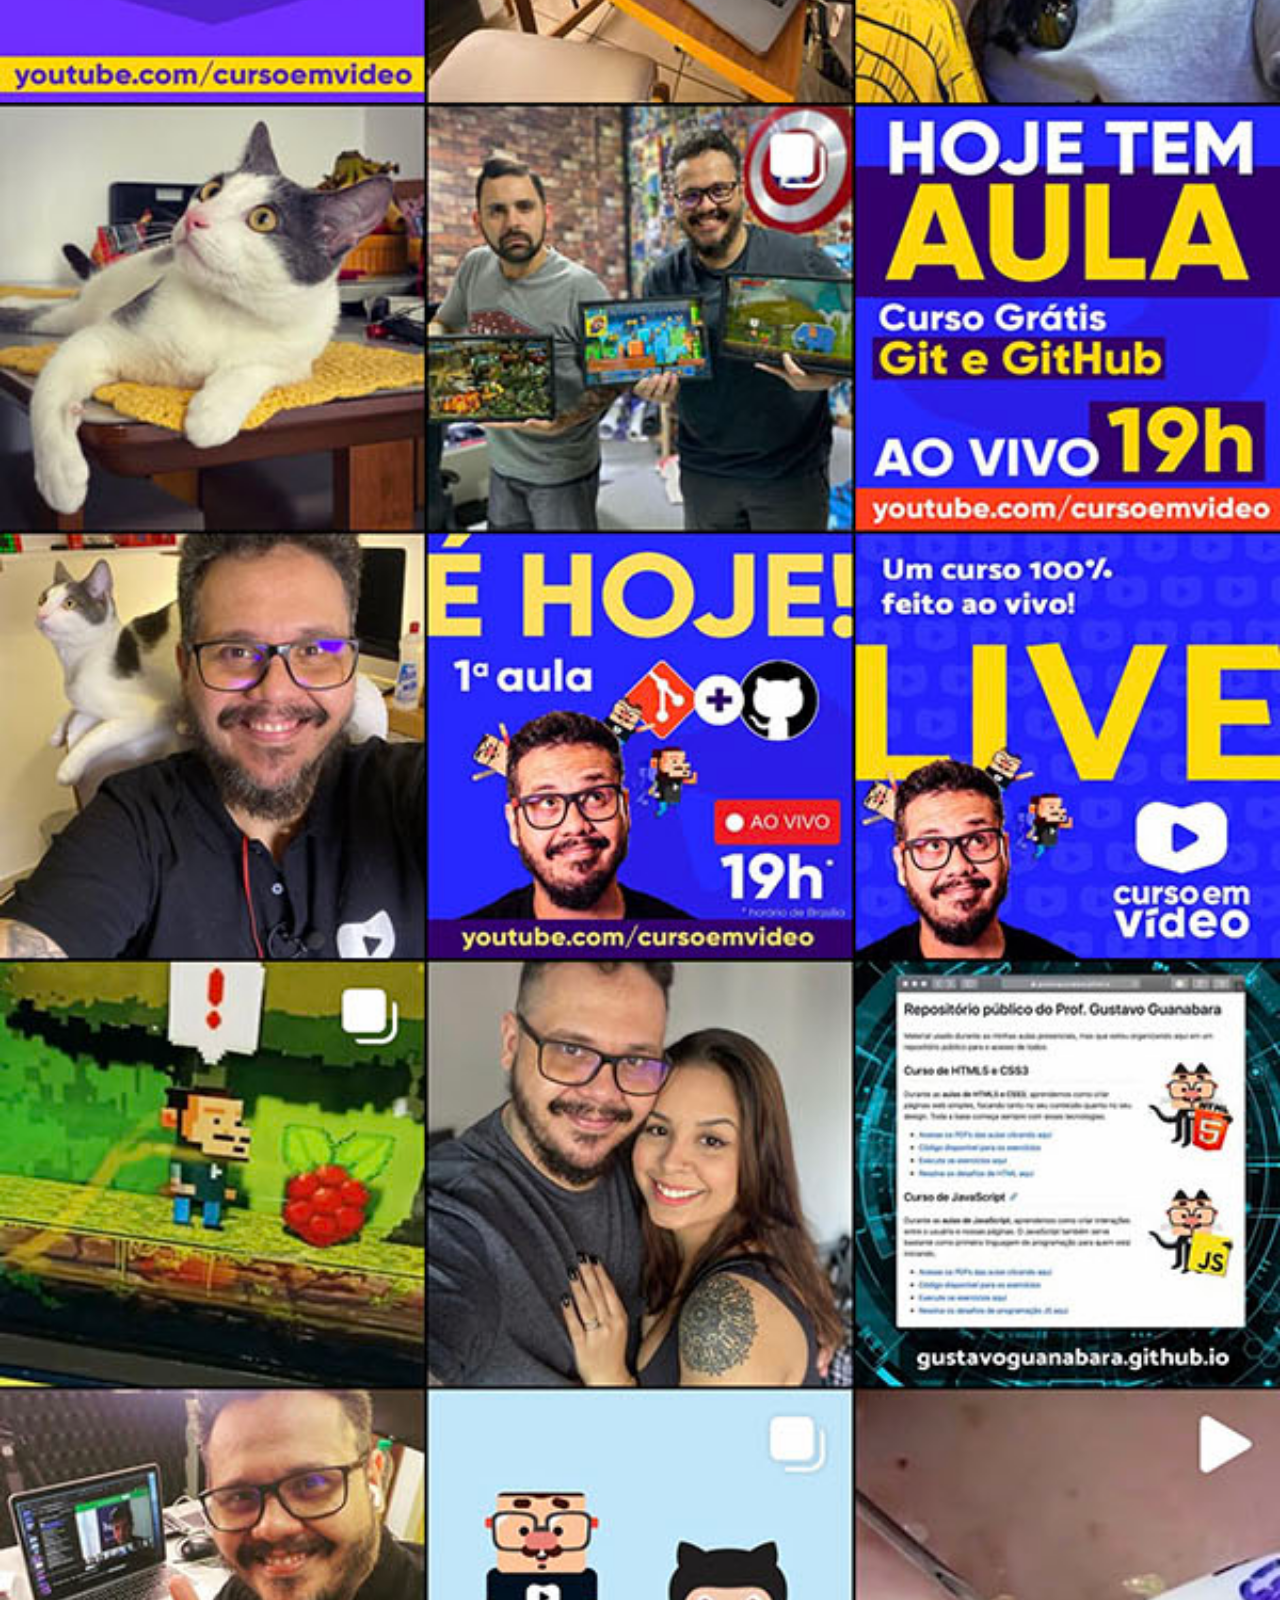
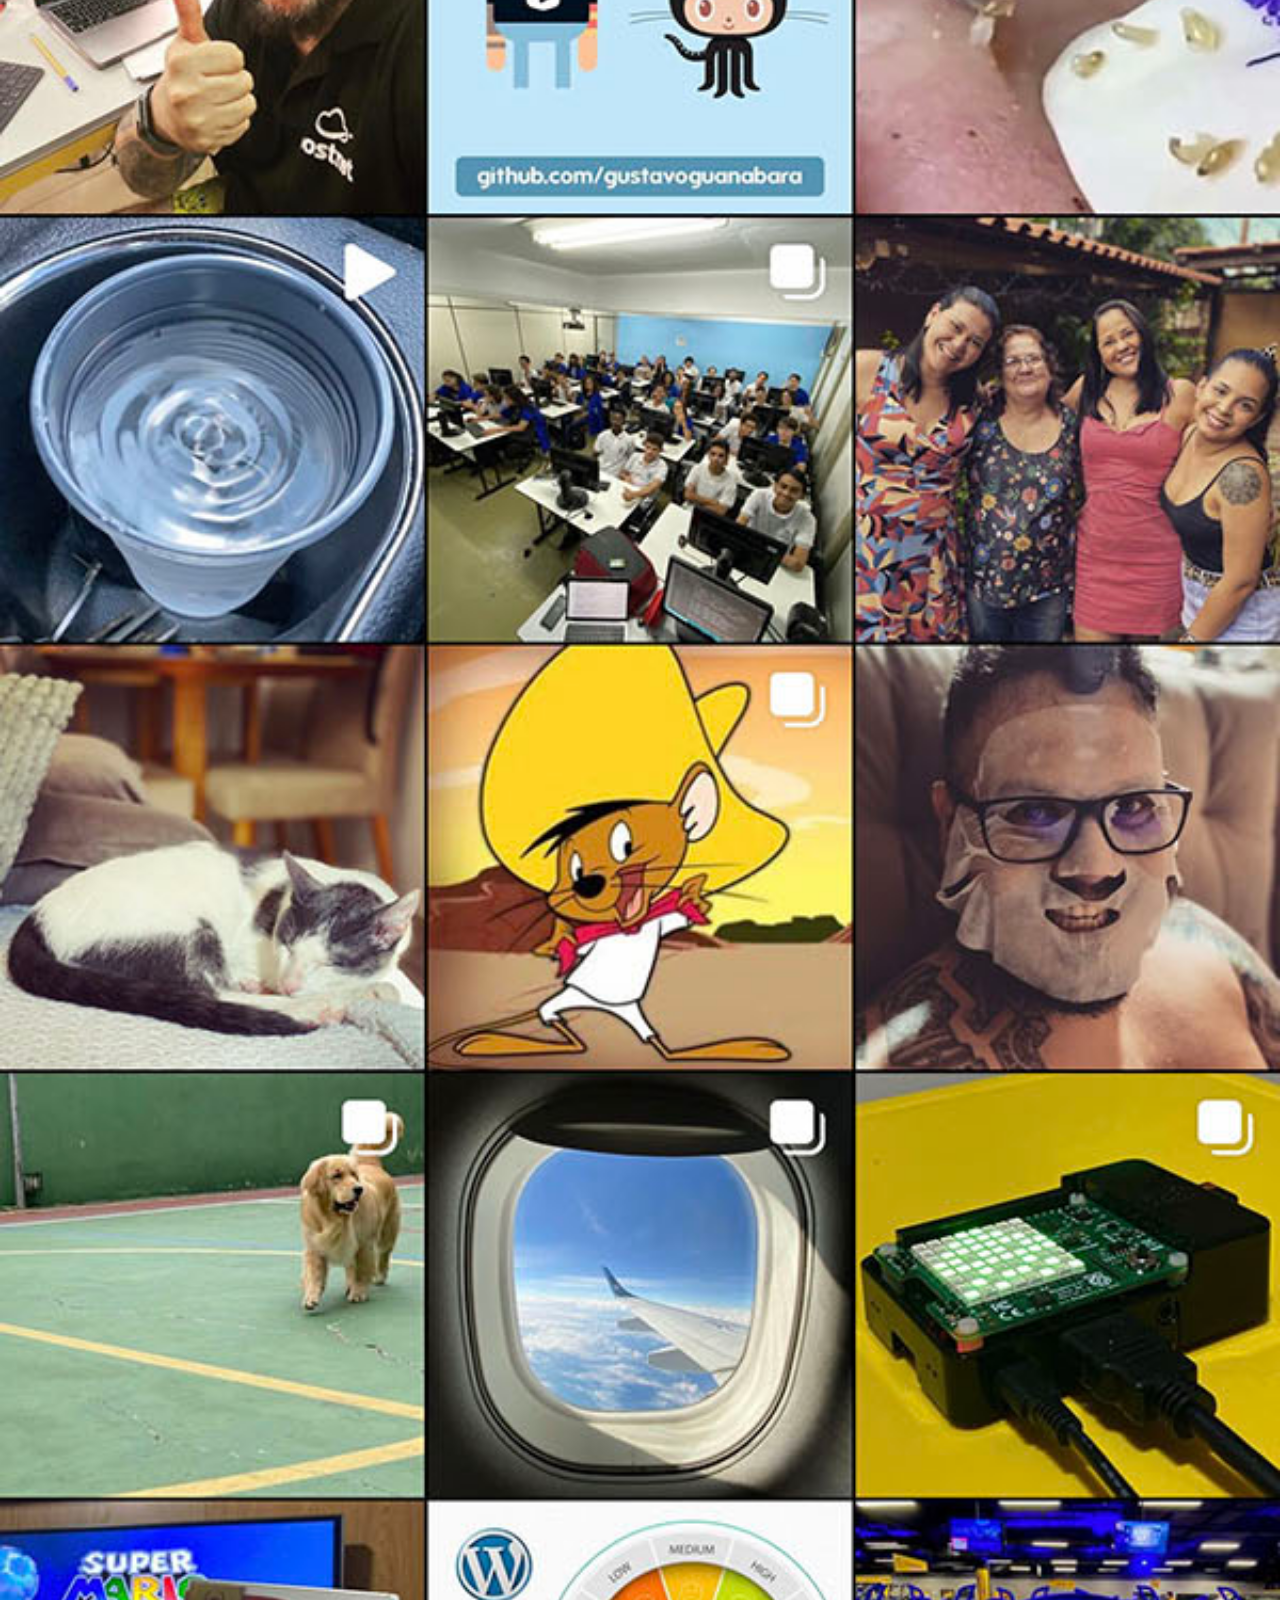
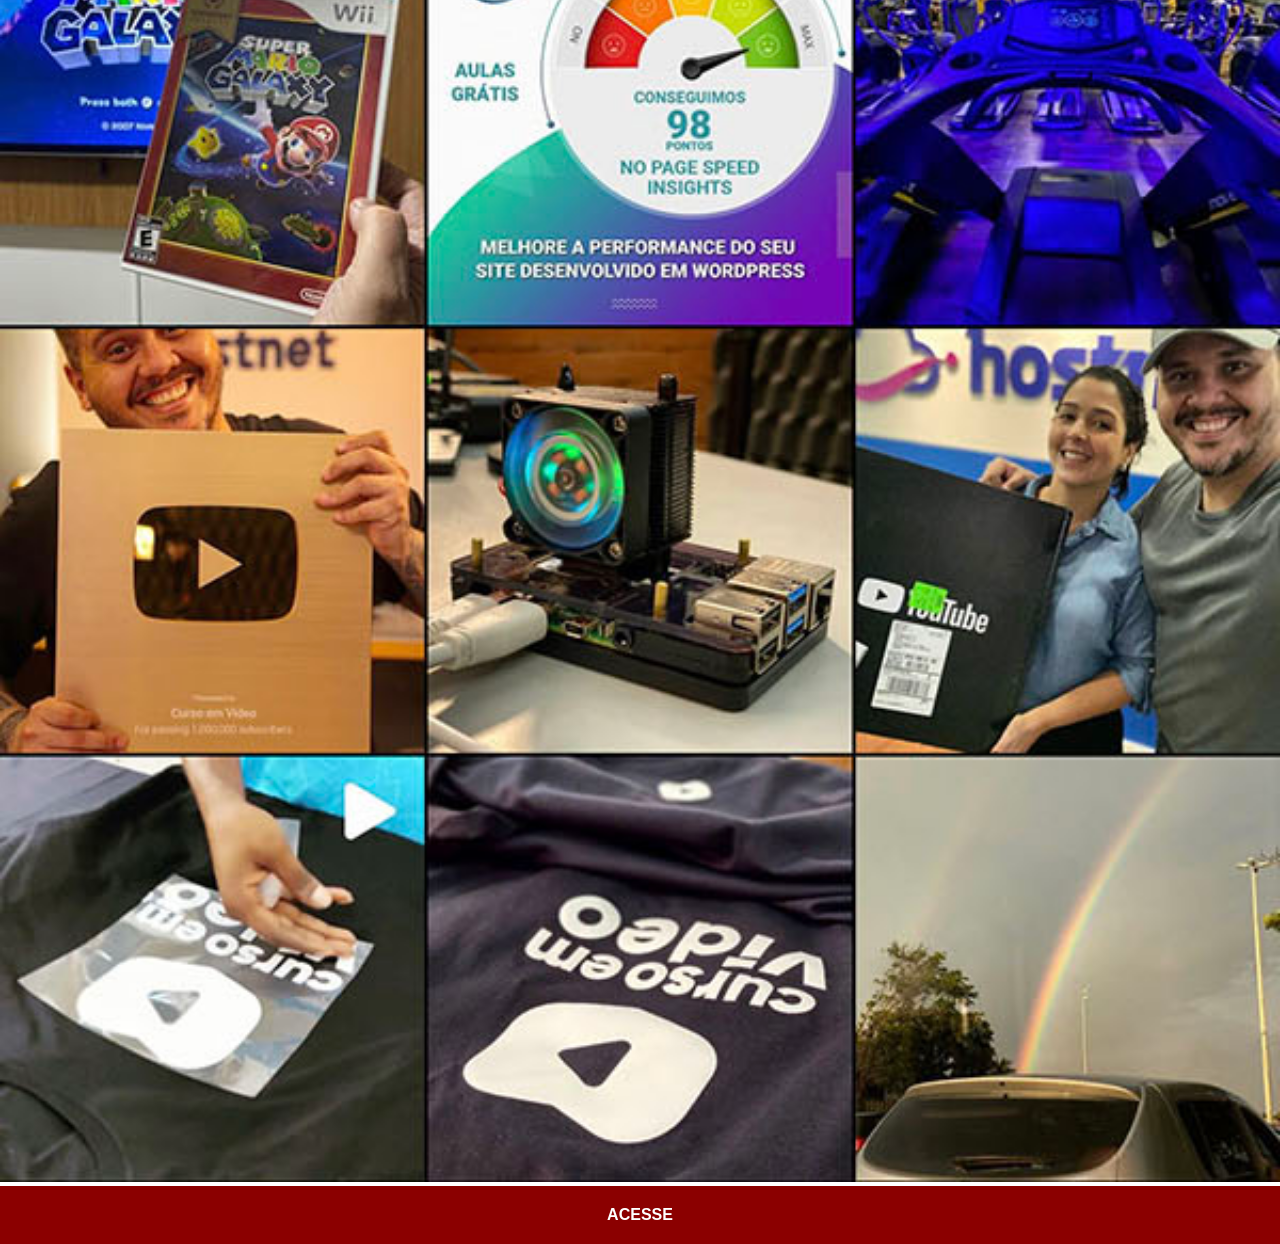
<file: instragram.html>
<!DOCTYPE html>
<html lang="pt-br">
<head>
    <meta charset="UTF-8">
    <meta name="viewport" content="width=device-width, initial-scale=1.0">
    <title>Instagram</title>
    <link rel="stylesheet" href="src/css/social.css">
</head>
<body>
    <img src="src/imagens/tela-instagram.jpg">   
    <a href="https://www.instagram.com/?hl=en" target="_blank">ACESSE</a> 
</body>
</html>
</file>
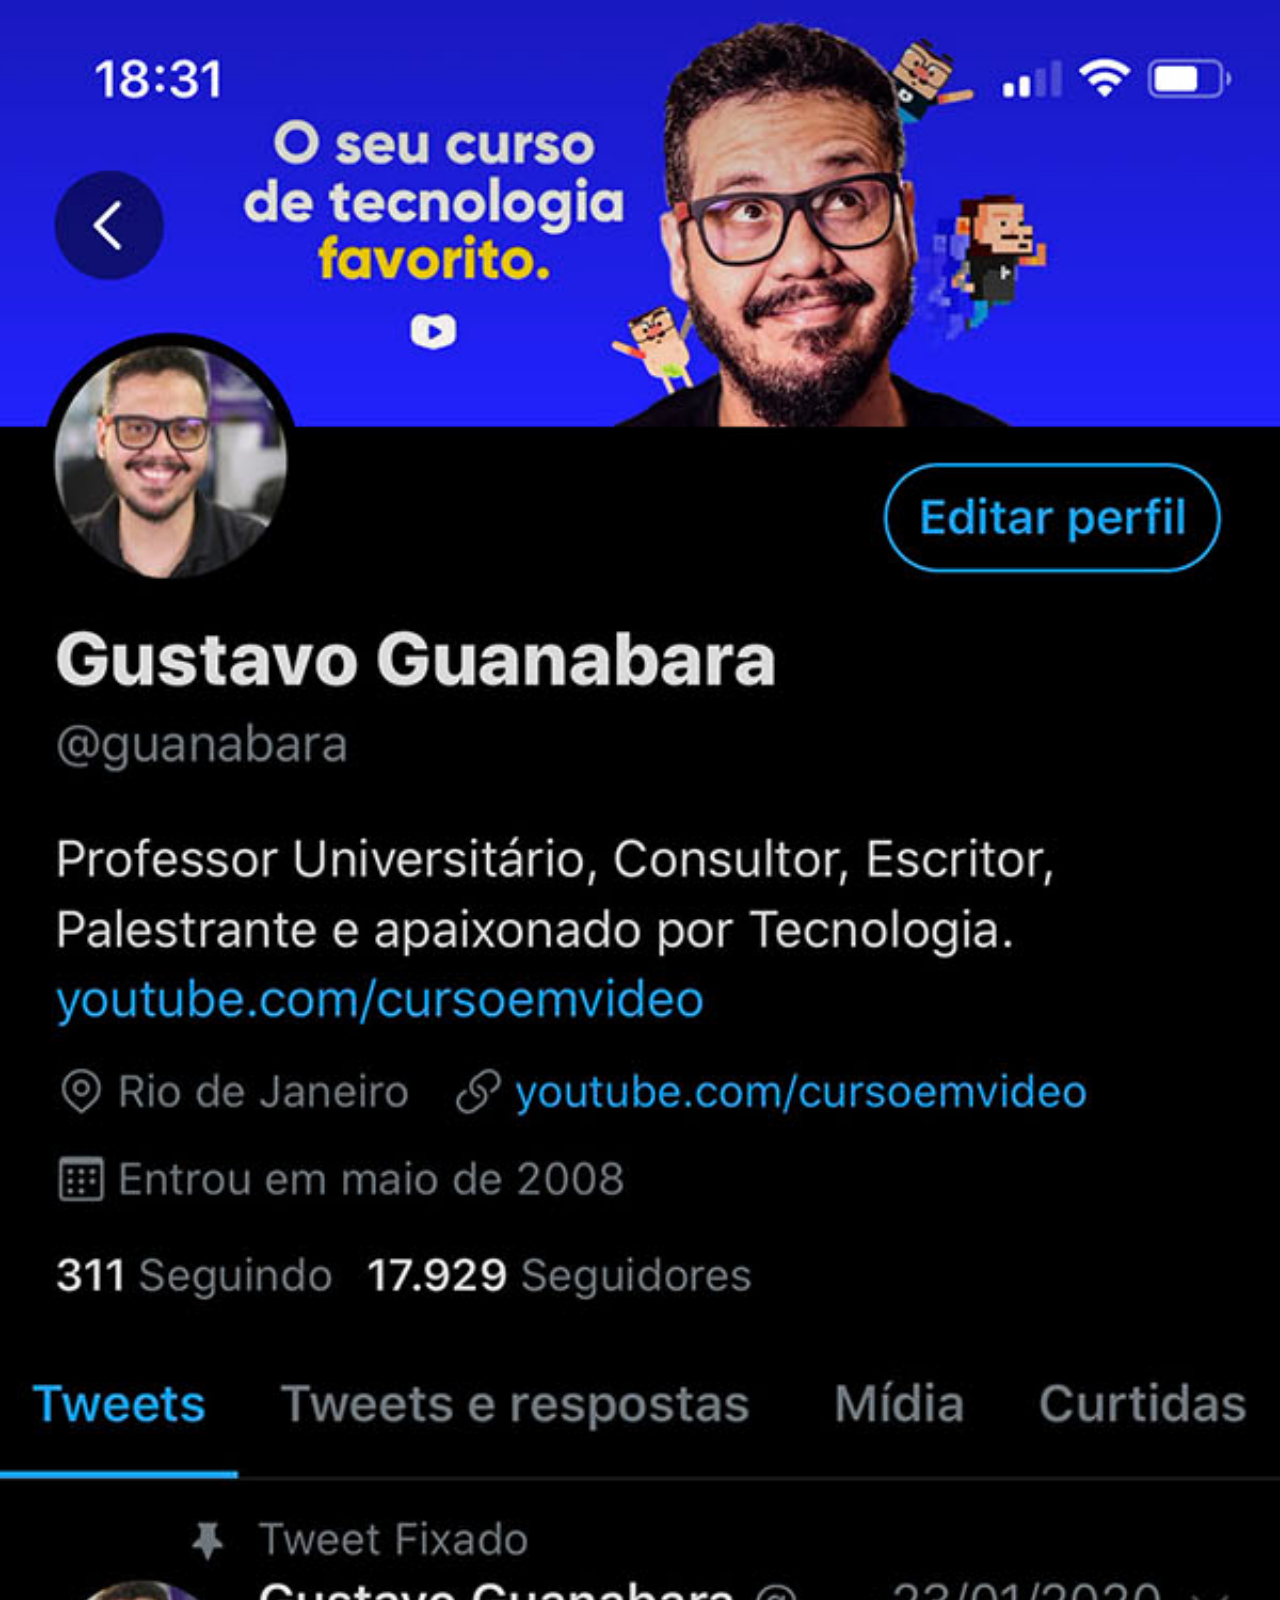
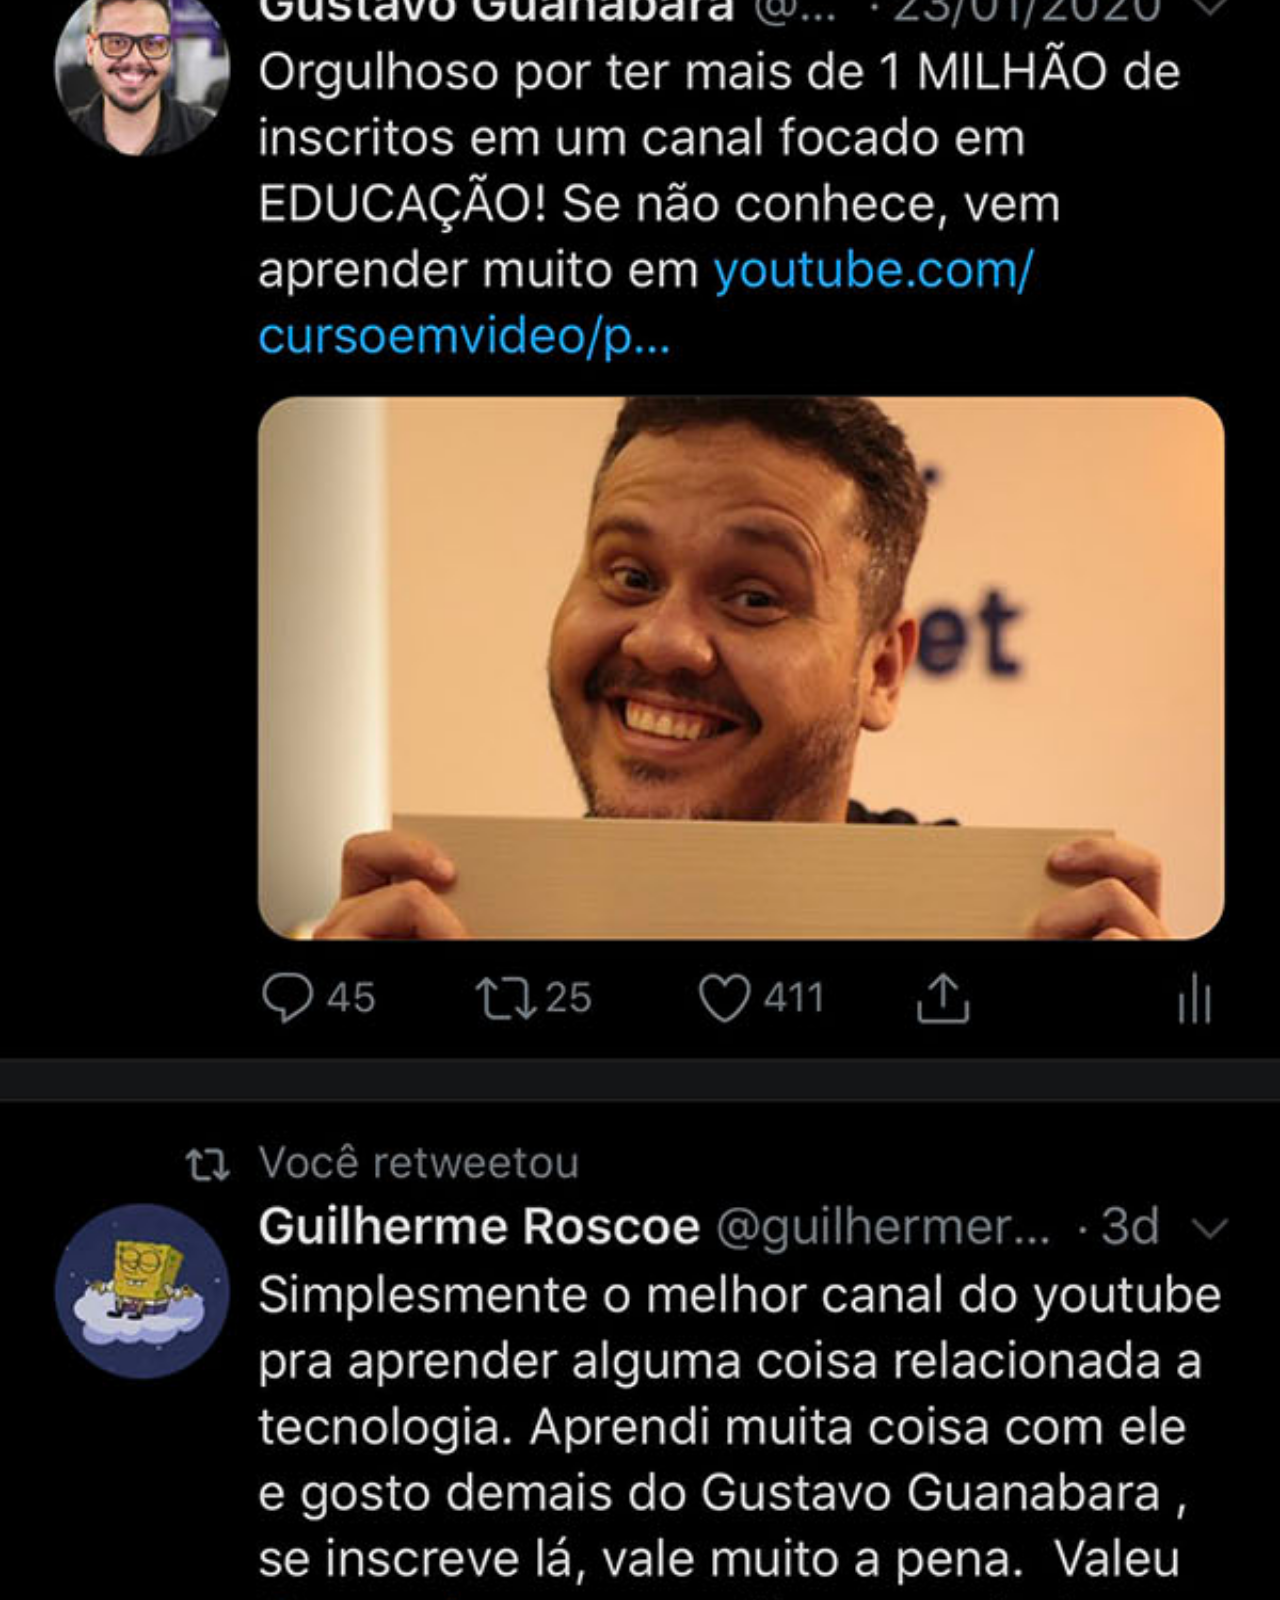
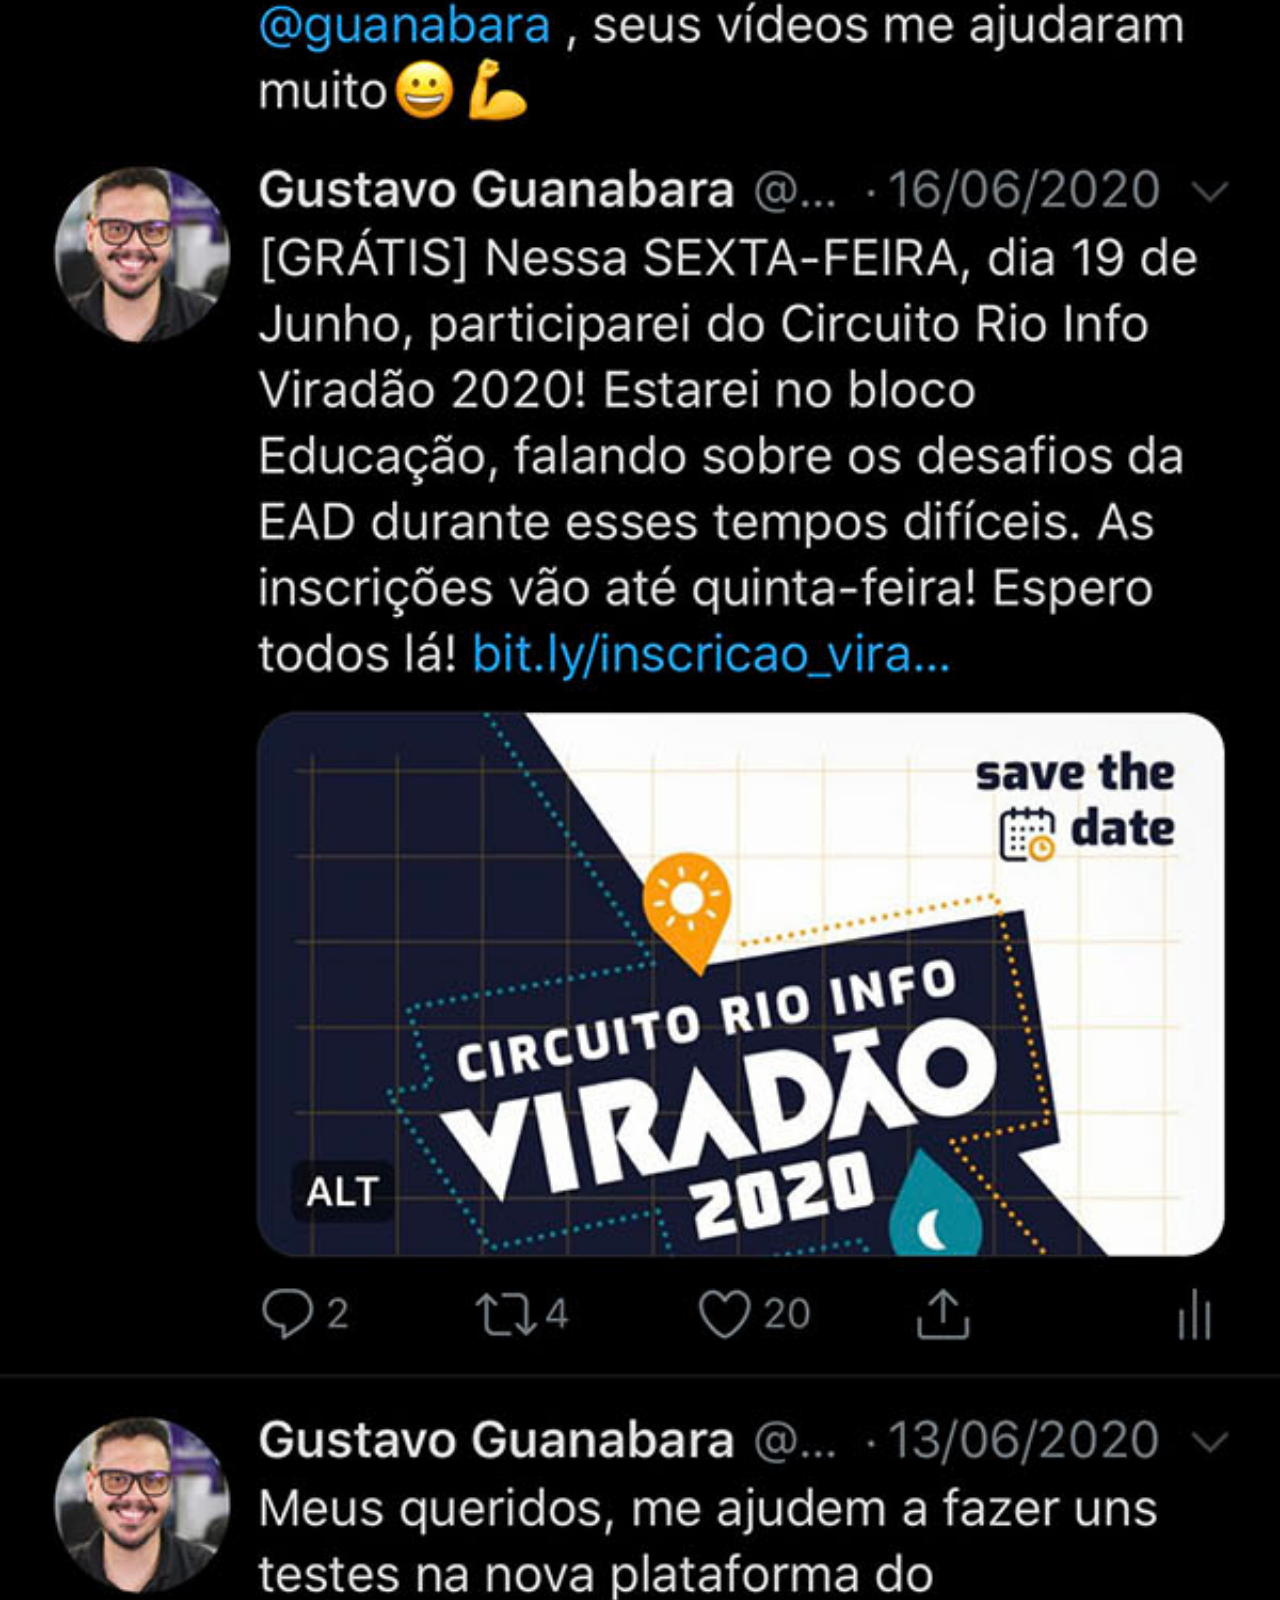
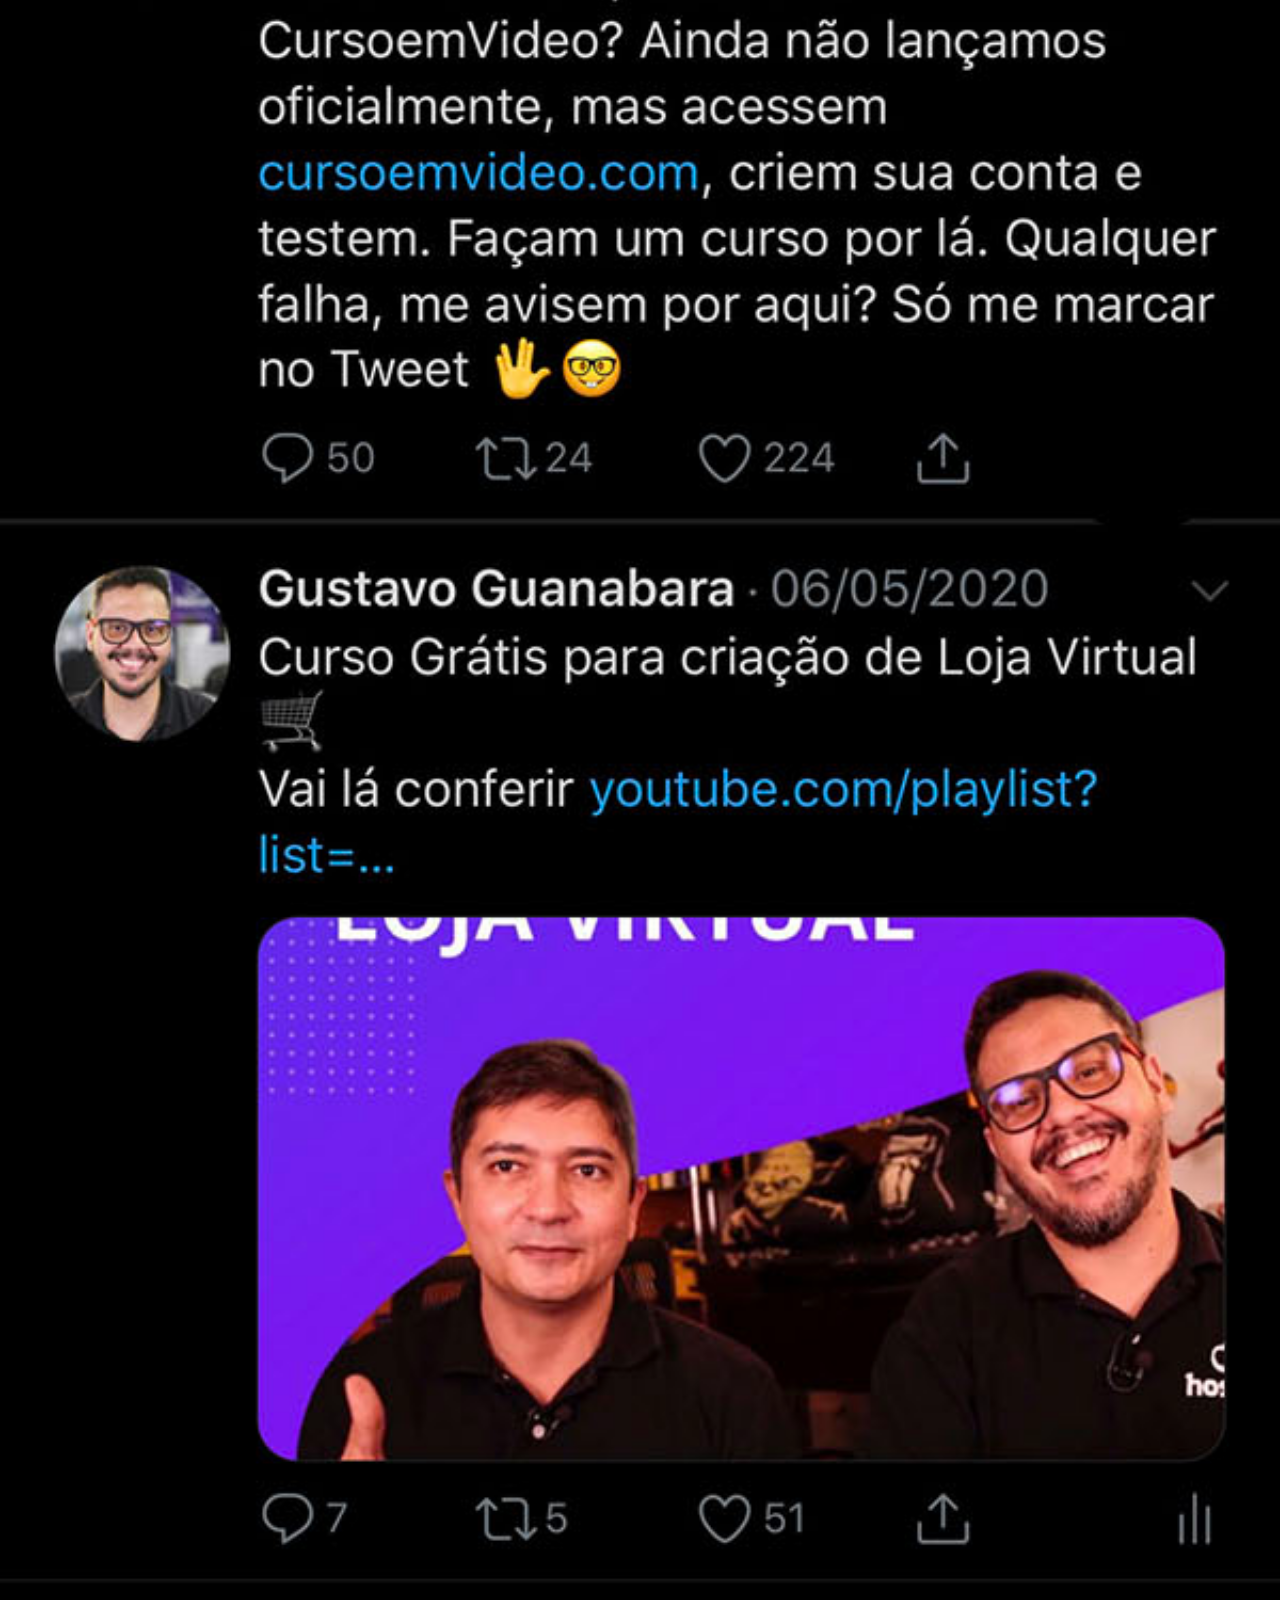
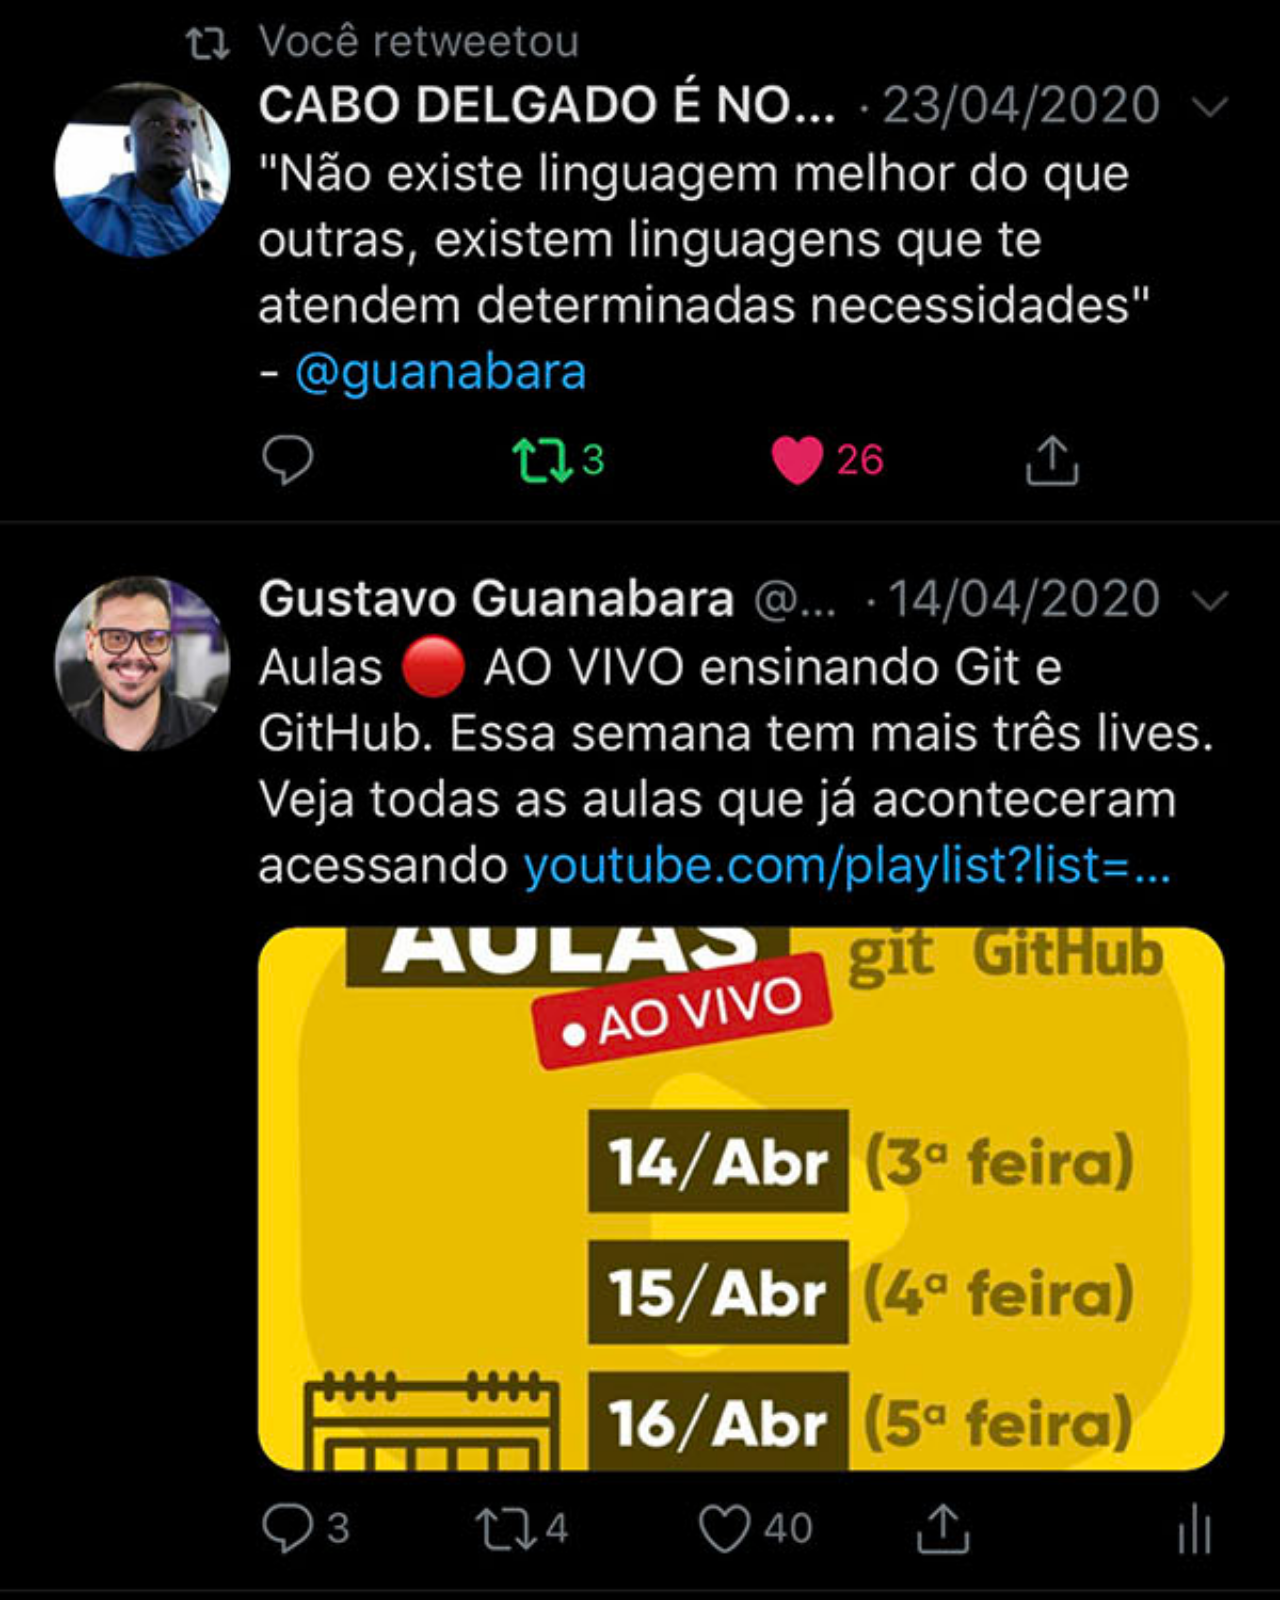
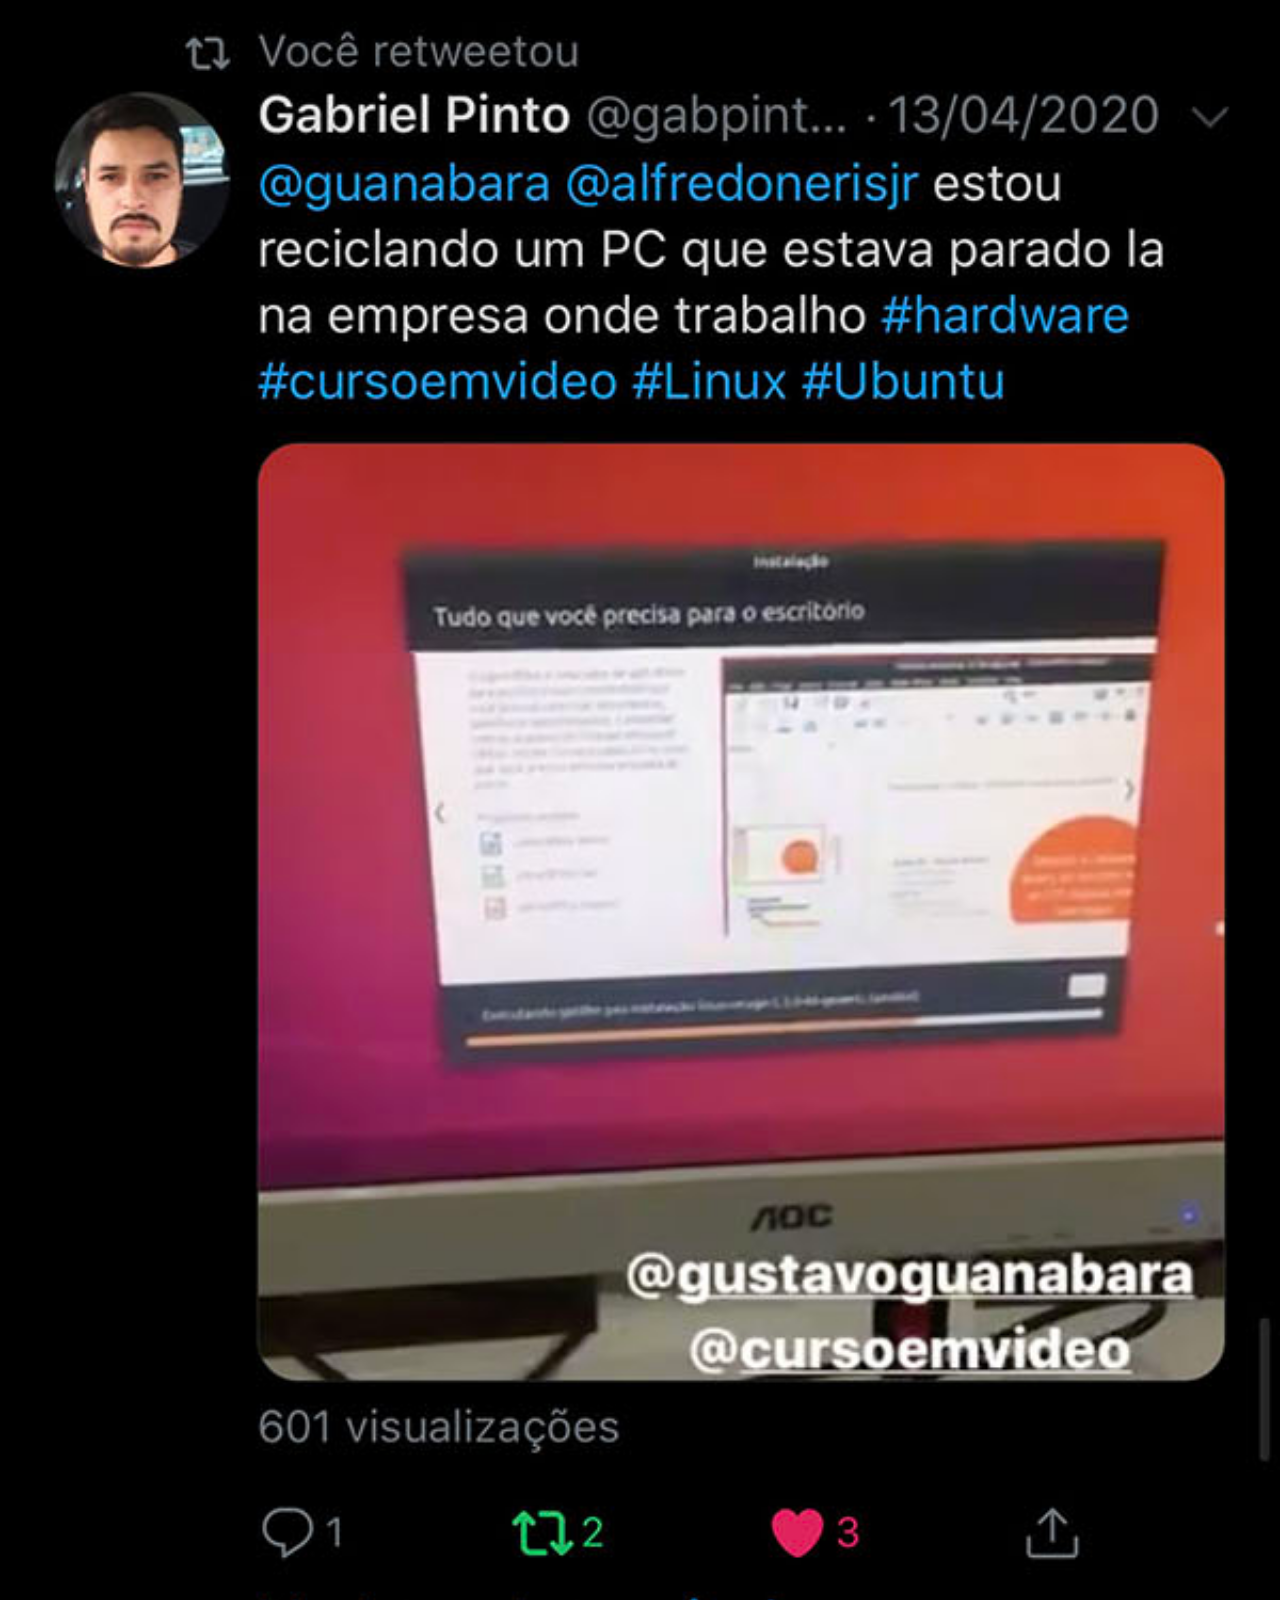
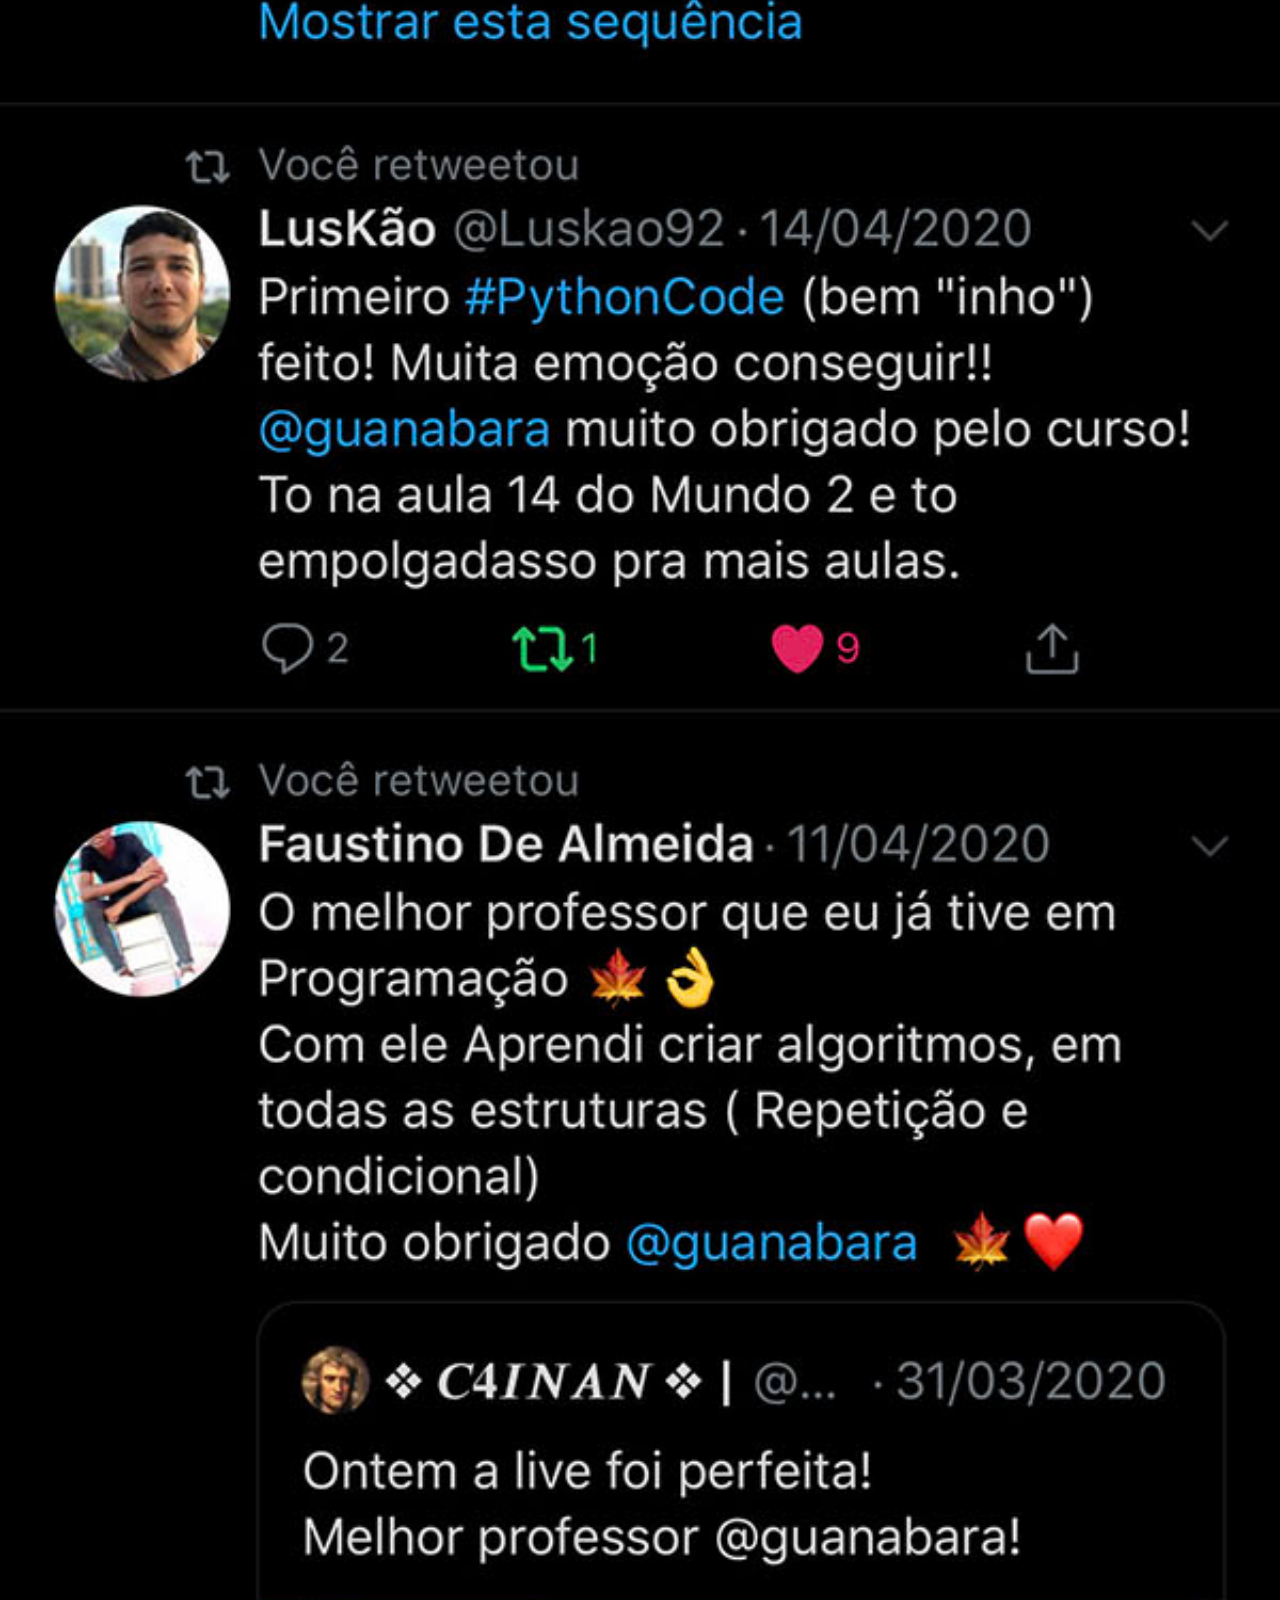
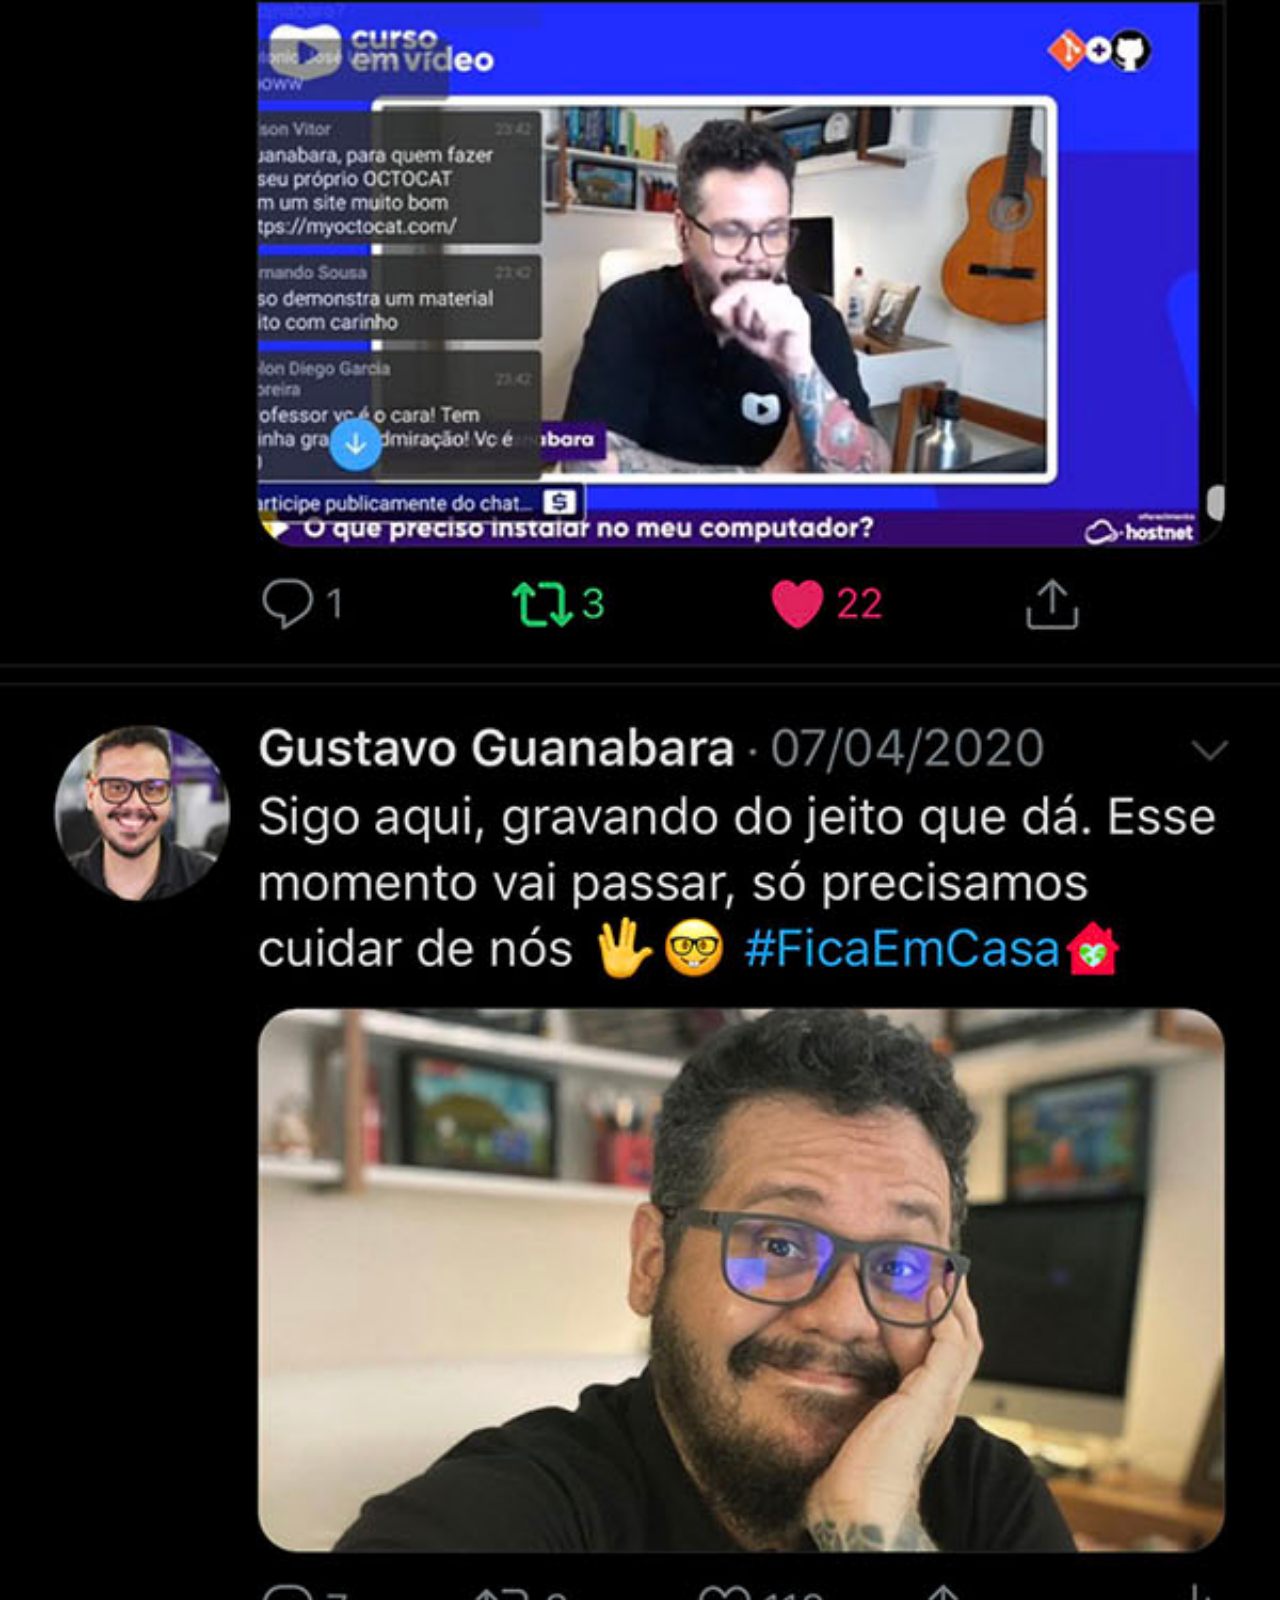
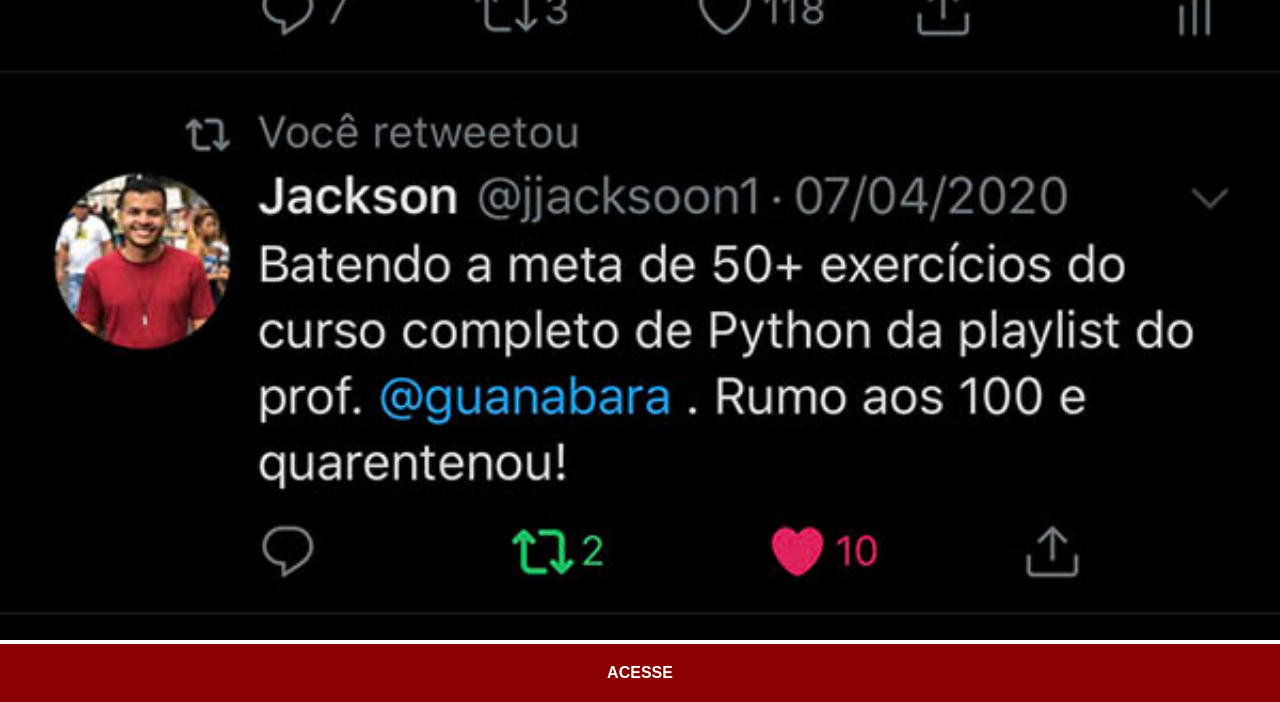
<file: twitter.html>
<!DOCTYPE html>
<html lang="pt-br">
<head>
    <meta charset="UTF-8">
    <meta name="viewport" content="width=device-width, initial-scale=1.0">
    <title>Twtter</title>
    <link rel="stylesheet" href="src/css/social.css">
</head>
<body>
    <img src="src/imagens/tela-twitter.jpg">   
    <a href="https://x.com" target="_blank">ACESSE</a> 
</body>
</html>
</file>
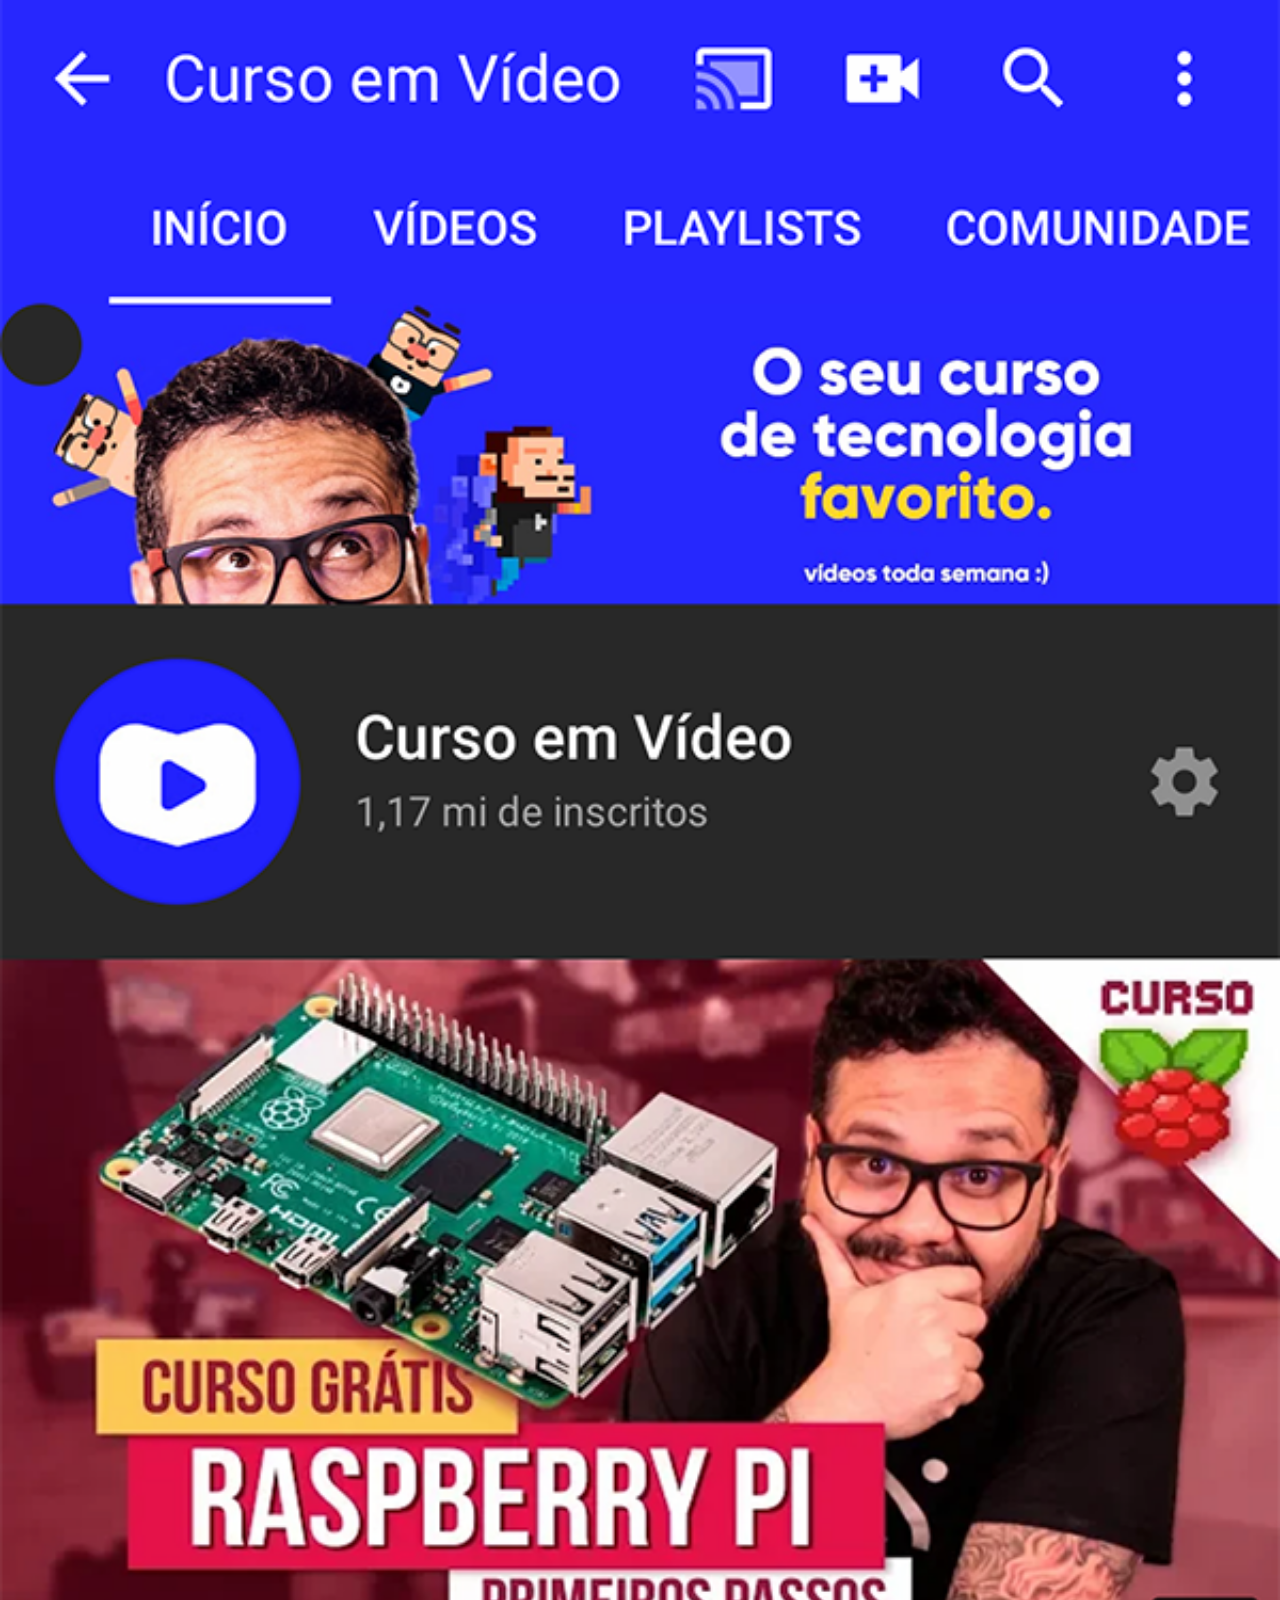
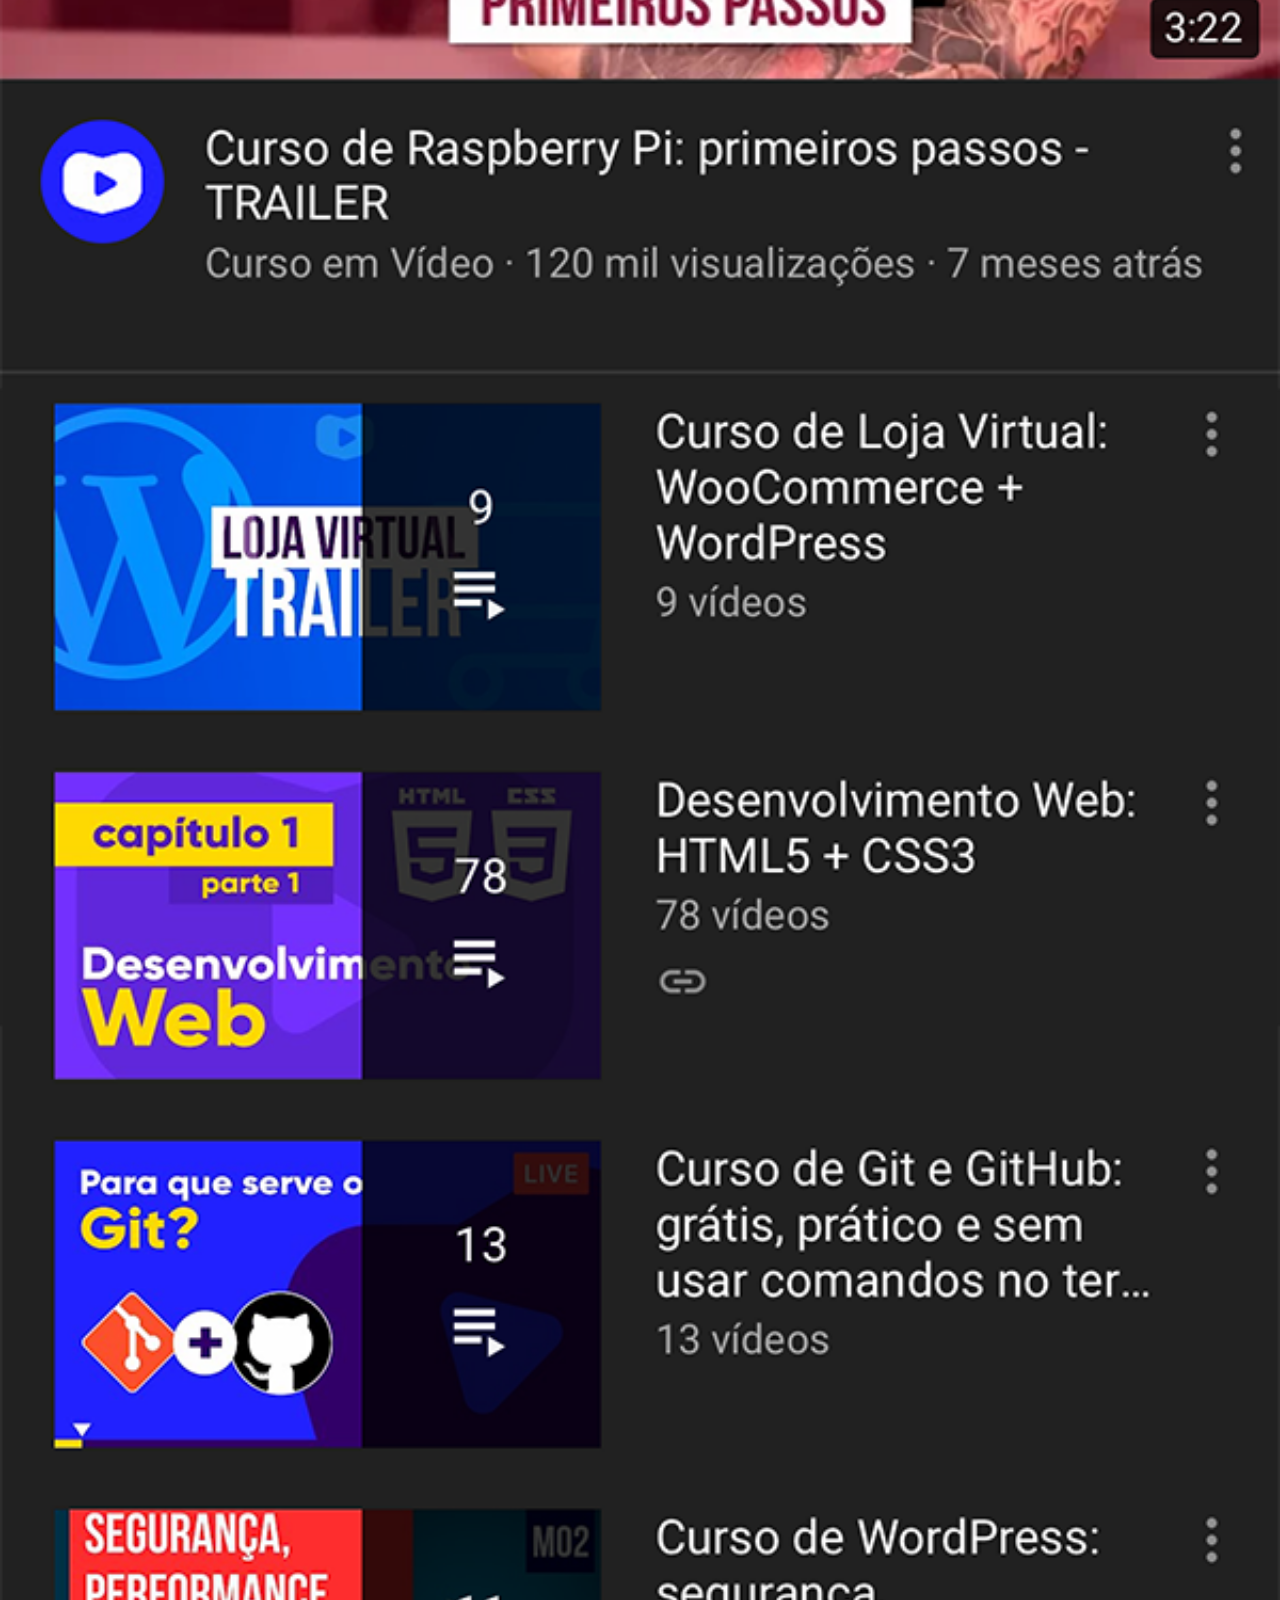
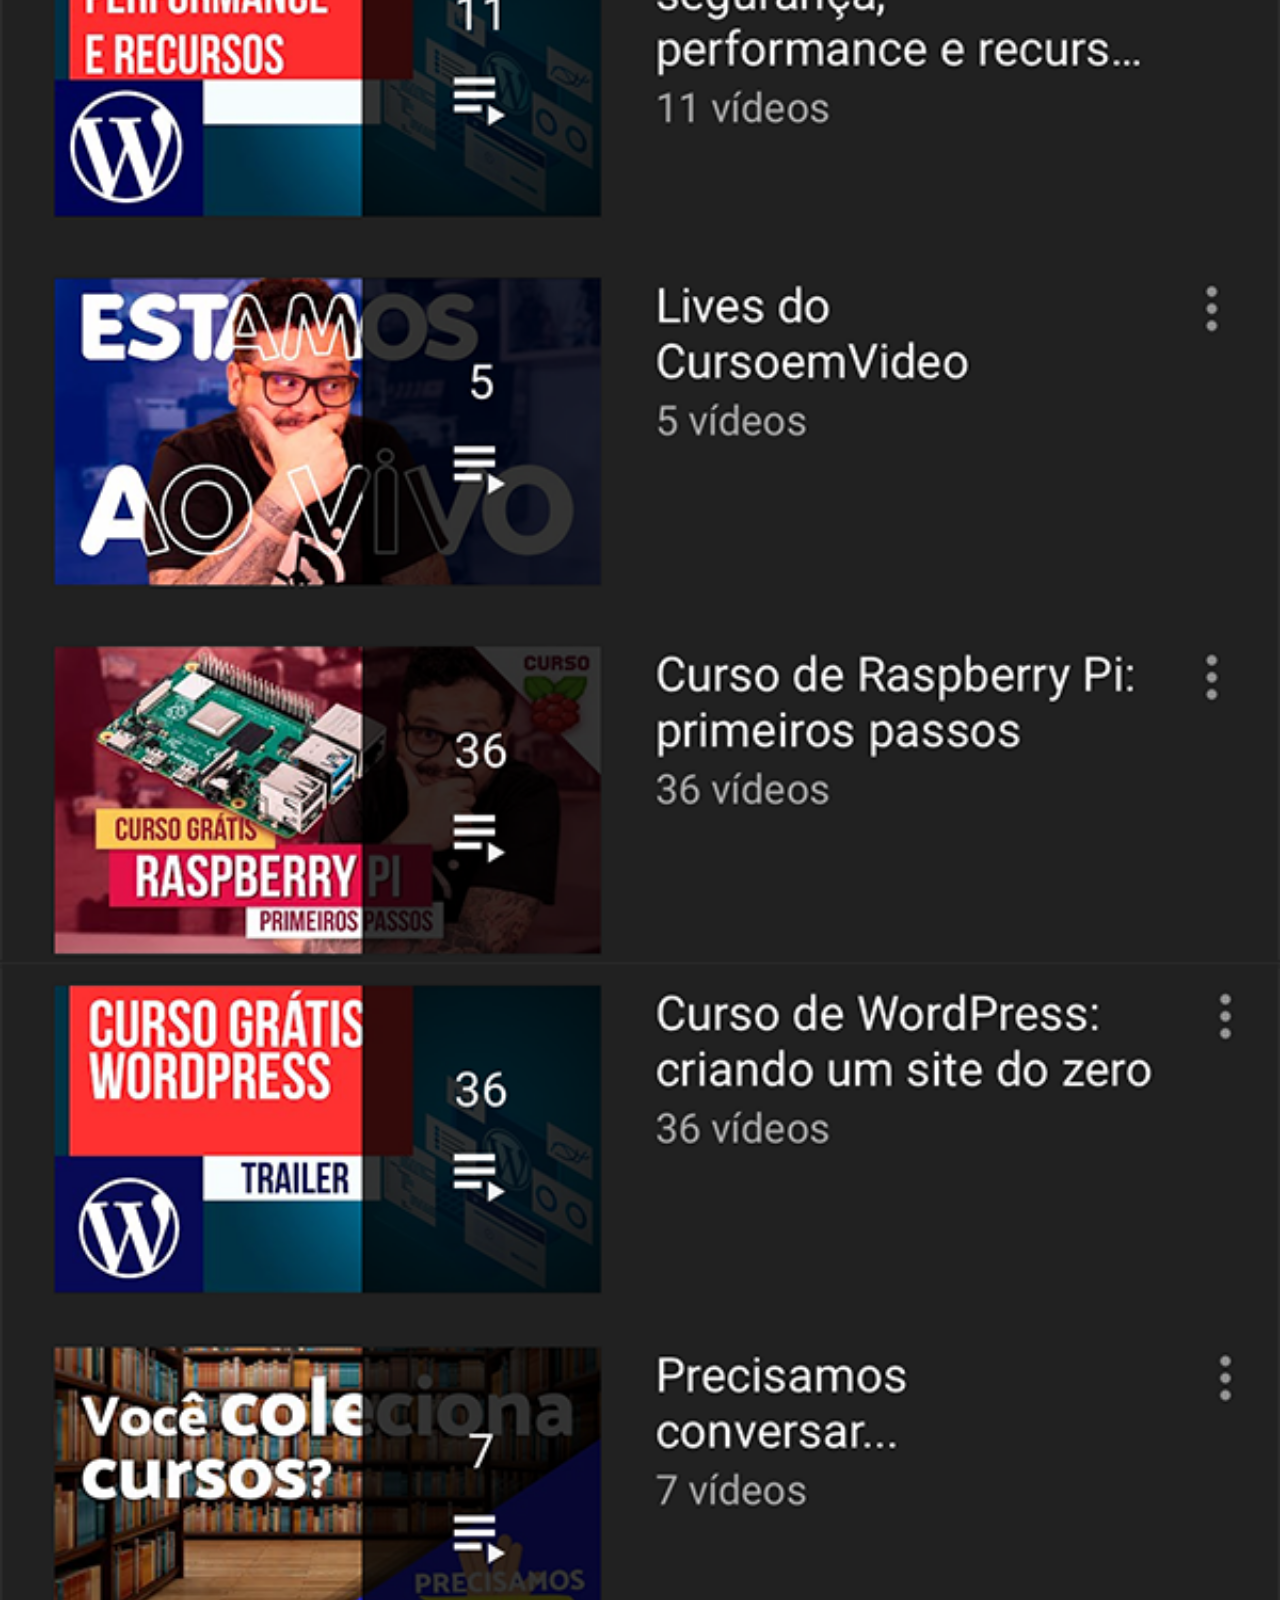
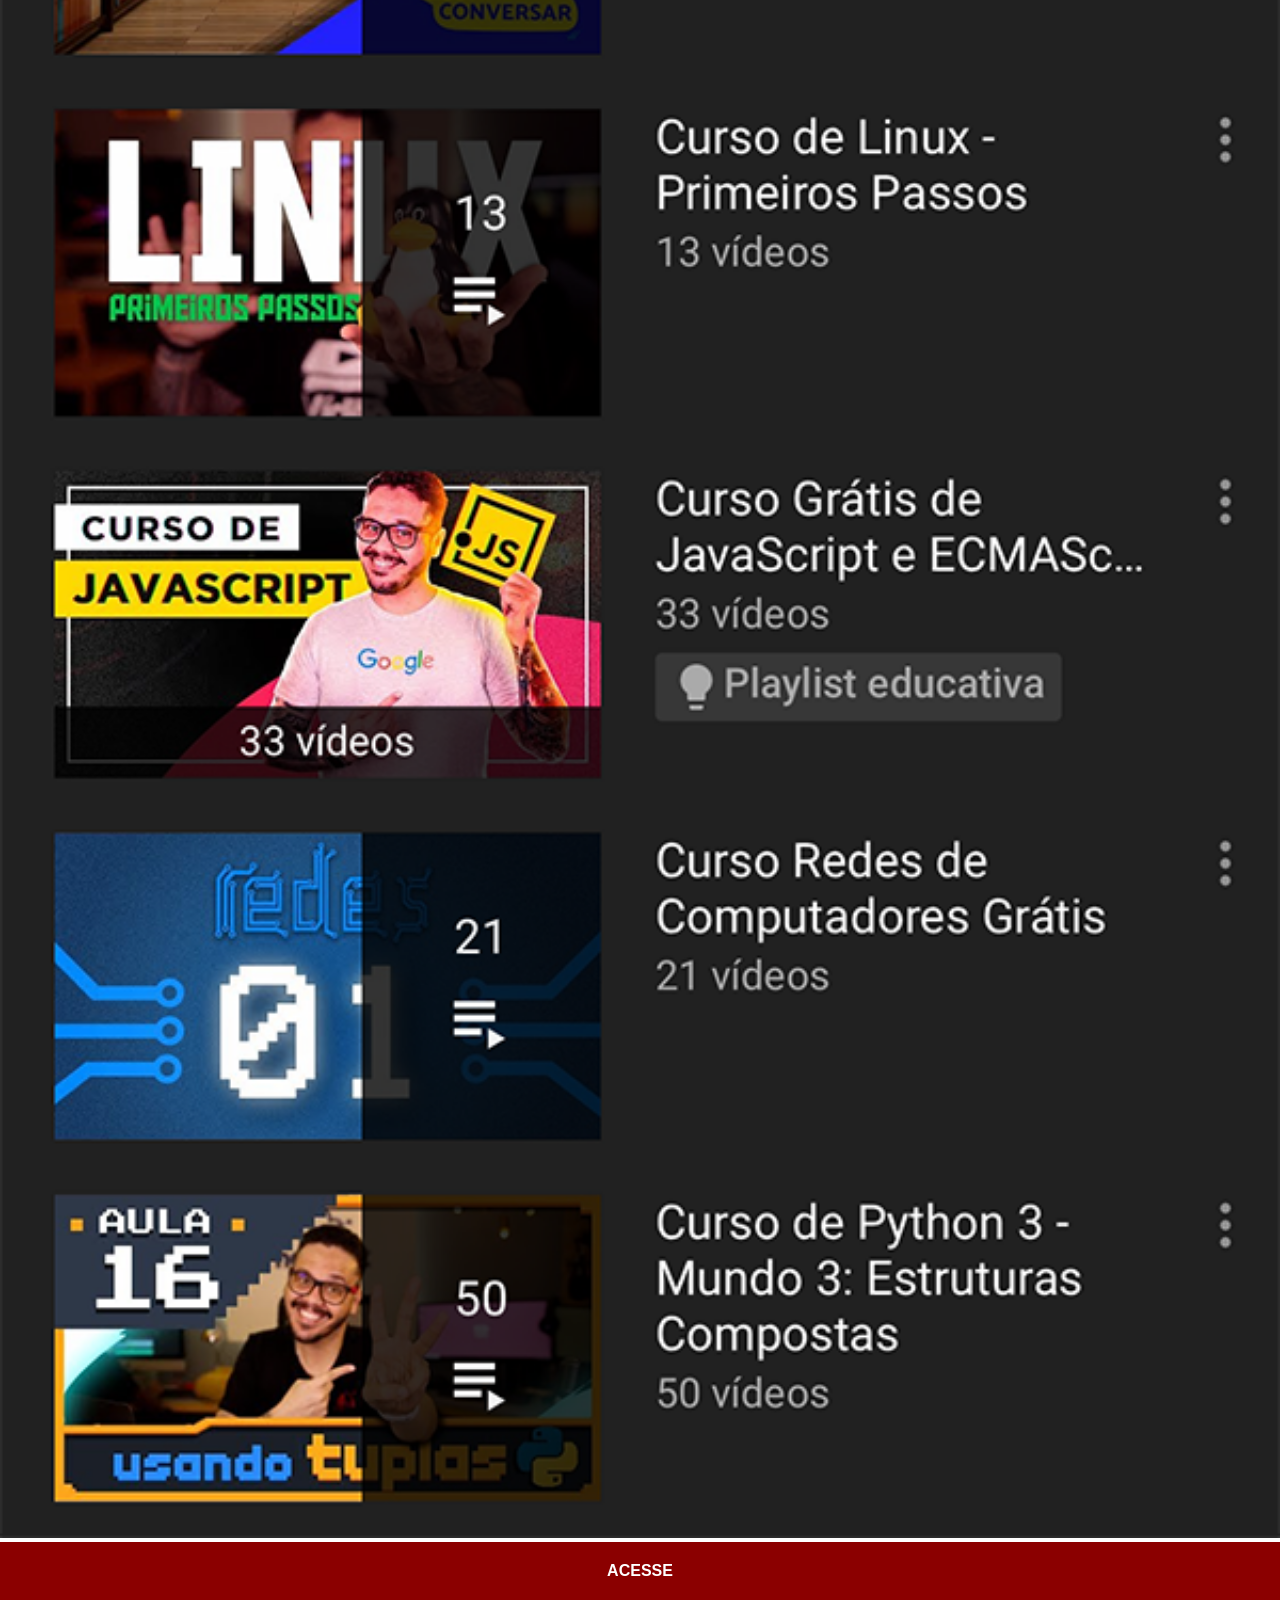
<file: youtube.html>
<!DOCTYPE html>
<html lang="pt-br">
<head>
    <meta charset="UTF-8">
    <meta name="viewport" content="width=device-width, initial-scale=1.0">
    <title>Youtube</title>
    <link rel="stylesheet" href="src/css/social.css">
</head>
<body>
    <img src="src/imagens/tela-youtube.png" alt="Youtube">   
    <a href="https://www.youtubr.com/user/cursoemvideo/playlists" target="_blank">ACESSE</a>
</body>
</html>
</file>
<file: src/css/redes-sociais.css>
@charset "UTF-8";

*{
    padding: 0px;
    margin: 0px;
    font-family: Arial, Helvetica, sans-serif;
}

html, body{
    height: 100vh;
    width: 100vw;
    background-color: black;
}

body{
    background-image: url(../imagens/fundo-madeira.jpg);
    background-repeat: no-repeat;
    background-position: top center;
    background-size: cover;
    background-attachment: fixed;
}

main{  
    position: relative;
    height: 100vh;

}

#telefone{
    position: absolute;
    top: 50%;
    left: 50%;
    transform: translate(-50%, -50%);

    height: 627px;
    width: 311px;
    background-image: url(../imagens/frame-iphone.png);
    background-repeat: no-repeat;
    background-position: center center;
}

#tela{
    position: relative;
    top: 80px;
    left: 22px;
    width:267px;
    height: 471px;
}

#redes-sociais{
    display: flex;
    flex-direction: column;
    align-items: end;
    padding: 20px;
}

#redes-sociais a{
    text-decoration: none;
}

#redes-sociais img{
    width: 50px;
    margin: 10px;
    border-radius: 50%;
    box-shadow: 0px 0px 12px  0px  rgba(0, 0, 0, 0.1);
    box-sizing: border-box;
}

#redes-sociais img:hover{
    border: 2px solid rgba(255, 255, 255, 0.63);
    transform: translate(-2px, -2px);
    transition: transform 0.5s, border 0.6s; 
    box-shadow: 0px 0px 12px  20px  rgba(0, 0, 0, 0.1);
}
</file>
<file: src/css/social.css>
*{
            margin: 0px;
            padding: 0px;
            font-family: Arial, Helvetica, sans-serif;
        }

        ::-webkit-scrollbar{
            width: 0px;
            height: 0px;
        }

        img{
            width: 100vw;
        }

        a{
            display: block;
            background-color: darkred;
            padding: 20px;
            text-align: center;
            font-weight: 600;
            text-decoration: none;
            color: white;
        }

        a:hover{
            background-color: red;
        }
</file>
